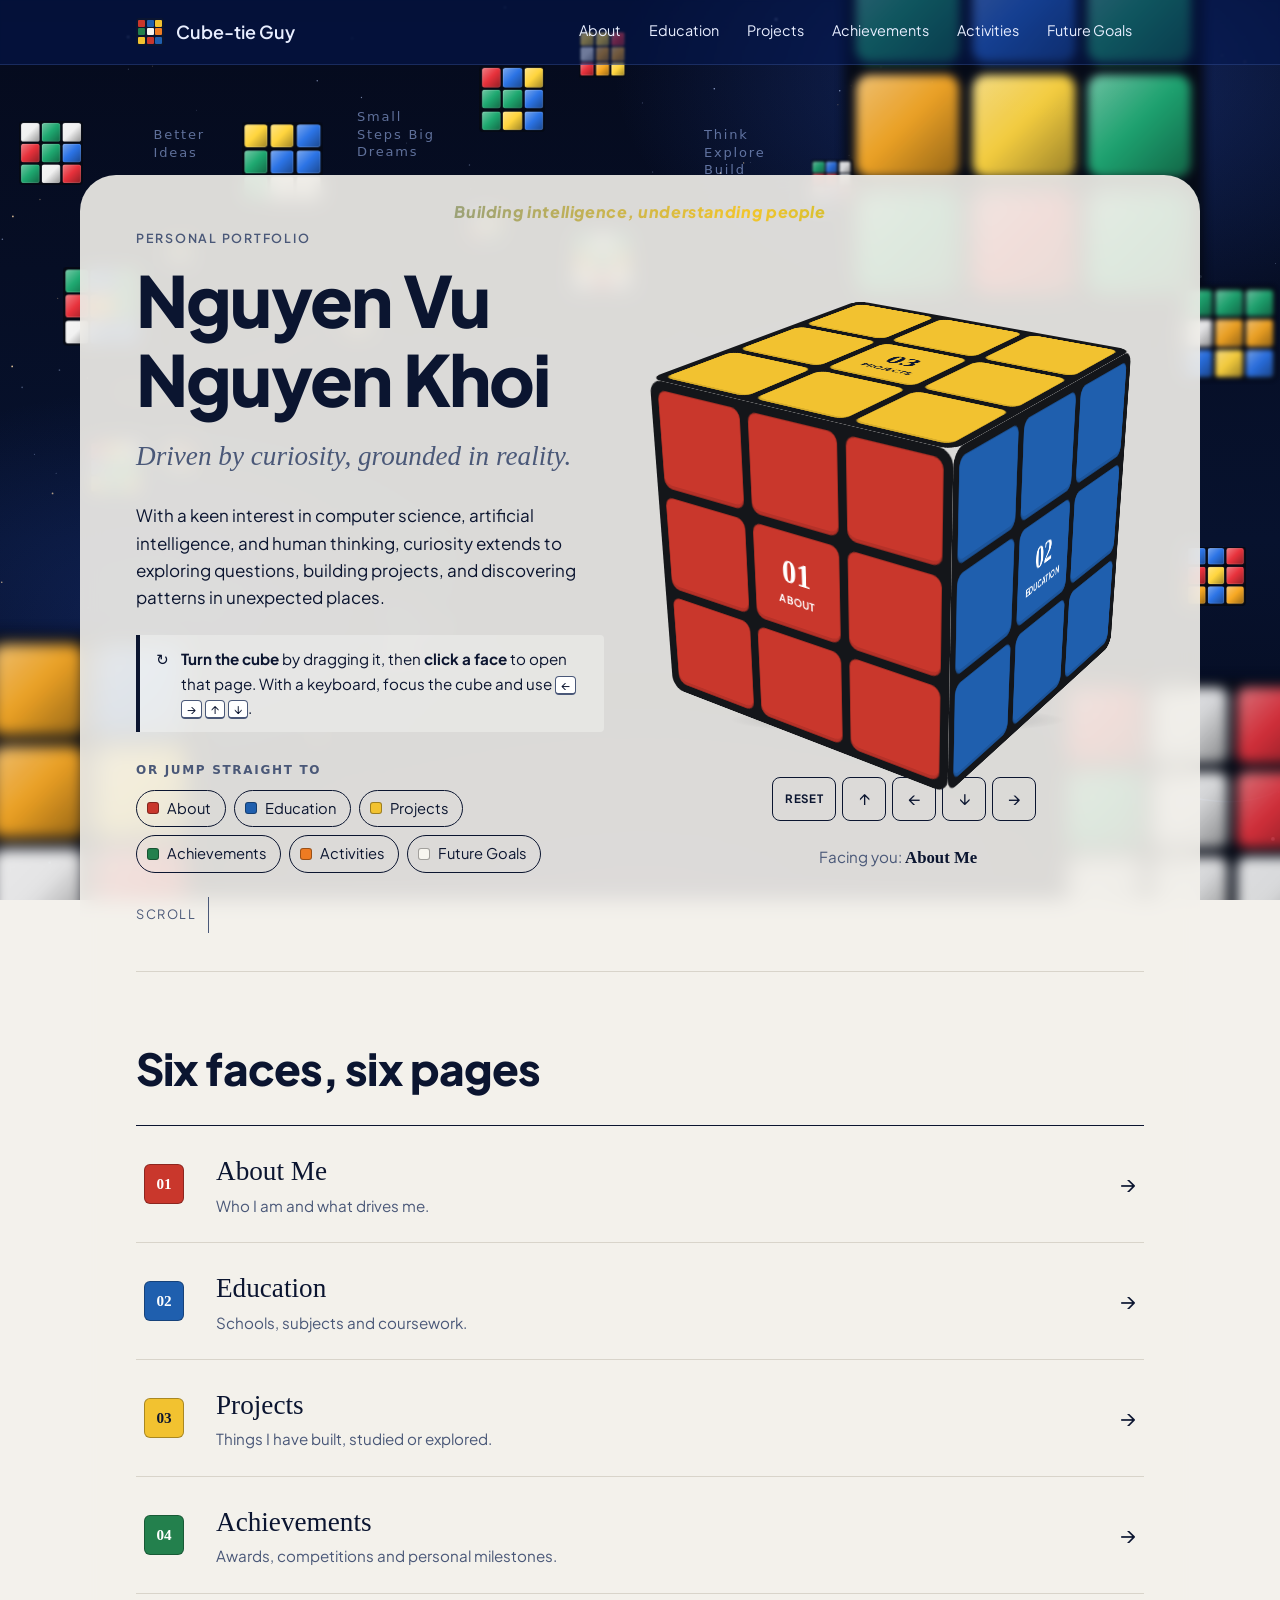
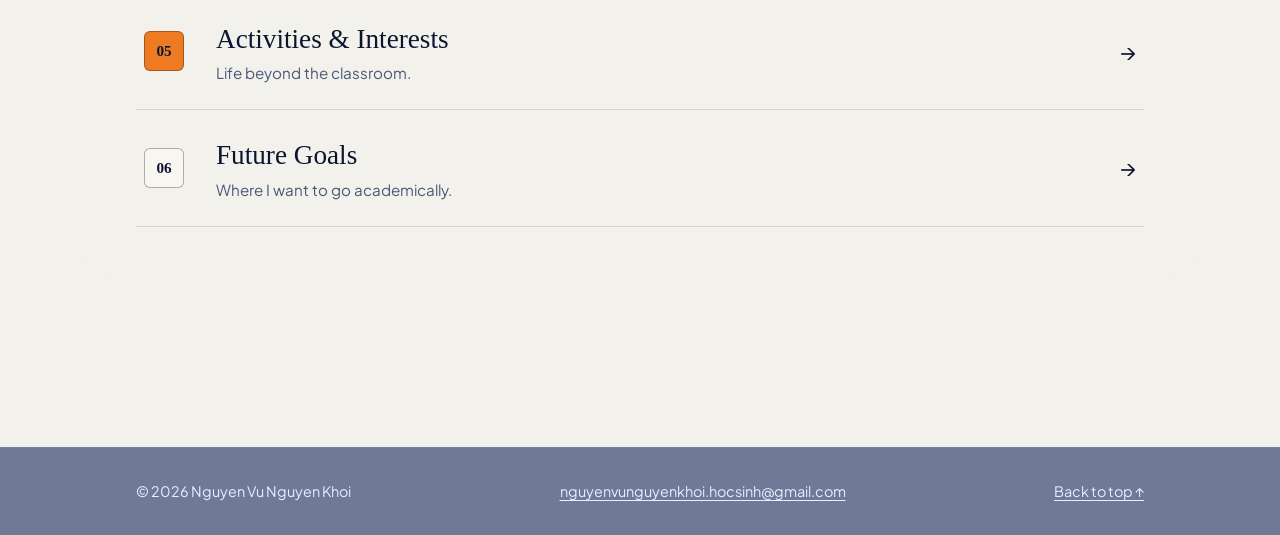
<file: index.html>
<!DOCTYPE html>
<html lang="en">
<head>
  <meta charset="utf-8">
  <meta name="viewport" content="width=device-width, initial-scale=1">
  <title>Cube-tie Guy — Portfolio</title>
  <meta name="description" content="Personal portfolio: about, education, projects, achievements, activities and future goals.">
  <meta name="theme-color" content="#f3f1ec">
  <link rel="icon" href="assets/favicon.svg" type="image/svg+xml">
  <link href="https://fonts.googleapis.com/css2?family=Plus+Jakarta+Sans:wght@400;500;700;800&display=swap" rel="stylesheet">
  <link rel="stylesheet" href="css/styles.css">
  <link rel="stylesheet" href="css/styles.css">
  <link rel="stylesheet" href="css/cube-bg.css">
</head>
<body data-page="home" id="top">
  <div id="cube-bg" aria-hidden="true">
  <canvas id="stars"></canvas>

  <svg class="orbits" viewBox="0 0 1600 900" preserveAspectRatio="none">
    <defs>
      <linearGradient id="og1" x1="0" x2="1"><stop offset="0" stop-color="#ffb43a" stop-opacity=".9"/><stop offset="1" stop-color="#4f8dff" stop-opacity="0"/></linearGradient>
      <linearGradient id="og2" x1="0" x2="1"><stop offset="0" stop-color="#4f8dff" stop-opacity="0"/><stop offset=".6" stop-color="#6fa6ff" stop-opacity=".8"/><stop offset="1" stop-color="#4f8dff" stop-opacity="0"/></linearGradient>
    </defs>
    <g fill="none" stroke-width="1.5">
      <ellipse cx="330" cy="260" rx="260" ry="95" transform="rotate(-22 330 260)" stroke="url(#og1)" stroke-dasharray="520 700"/>
      <ellipse cx="900" cy="250" rx="330" ry="110" transform="rotate(-12 900 250)" stroke="url(#og2)" stroke-dasharray="620 900"/>
      <ellipse cx="1400" cy="640" rx="260" ry="120" transform="rotate(28 1400 640)" stroke="url(#og2)" stroke-dasharray="500 800"/>
      <ellipse cx="200" cy="520" rx="300" ry="70" transform="rotate(6 200 520)" stroke="url(#og1)" stroke-opacity=".5" stroke-dasharray="380 900"/>
    </g>
  </svg>

  <div id="cubes"></div>

  <p class="cbg-tag" style="left:12%;top:14%">Better Ideas</p>
  <p class="cbg-tag" style="left:55%;top:14%">Think Explore Build</p>
  <p class="cbg-tag" style="left:30%;top:67%">More Context Less Misinformation</p>
  <p class="cbg-tag" style="right:65%;top:12%">Small Steps Big Dreams</p>
  <p class="cbg-tag" style="right:25%;top:75%;max-width:none">What if …?</p>
</div>
  <a class="skip-link" href="#main">Skip to main content</a>

  <header class="site-header" id="site-header"></header>

  <main id="main">
    <div class="wrap">
      <section class="home-hero" aria-labelledby="home-title">
          <p class="home-motto">
    Building intelligence, understanding people
  </p>
        <div class="home-copy">
          <p class="eyebrow">Personal portfolio</p>
          <h1 id="home-title"><span data-bind="site.name">[YOUR NAME]</span></h1>
          <p class="tagline" data-bind="site.tagline">[YOUR TAGLINE]</p>
          <p class="intro" data-bind="site.intro">[YOUR INTRODUCTION]</p>

          <p class="hint">
            <span aria-hidden="true">↻</span>
            <span><strong>Turn the cube</strong> by dragging it, then <strong>click a face</strong> to open that page.
            With a keyboard, focus the cube and use <kbd>←</kbd> <kbd>→</kbd> <kbd>↑</kbd> <kbd>↓</kbd>.</span>
          </p>

          <nav class="quick-nav" aria-labelledby="quick-nav-title">
            <h2 id="quick-nav-title">Or jump straight to</h2>
            <ul id="quick-nav-list">
              <noscript>
                <li><a href="about.html">About</a></li>
                <li><a href="education.html">Education</a></li>
                <li><a href="projects.html">Projects</a></li>
                <li><a href="achievements.html">Achievements</a></li>
                <li><a href="activities.html">Activities</a></li>
                <li><a href="goals.html">Future Goals</a></li>
              </noscript>
            </ul>
          </nav>

          <a class="scroll-cue" href="#faces">Scroll</a>
        </div>

        <div class="home-stage">
          <div class="cube-scene" id="cube-scene" role="group" tabindex="0"
               aria-label="Interactive cube. Each face opens a section of the portfolio. Use the arrow keys to turn it and Enter to open the face in front."></div>

          <div class="cube-controls" role="group" aria-label="Cube rotation controls">
            <button type="button" data-cube-dir="reset" aria-label="Reset cube view">Reset</button>
            <button type="button" data-cube-dir="up" aria-label="Rotate cube up"><span aria-hidden="true">↑</span></button>
            <button type="button" data-cube-dir="left" aria-label="Rotate cube left"><span aria-hidden="true">←</span></button>
            <button type="button" data-cube-dir="down" aria-label="Rotate cube down"><span aria-hidden="true">↓</span></button>
            <button type="button" data-cube-dir="right" aria-label="Rotate cube right"><span aria-hidden="true">→</span></button>
          </div>

          <p class="cube-status" id="cube-status"></p>
          <p class="sr-only" id="cube-live" aria-live="polite"></p>
          <noscript><p class="no-js-note">The interactive cube needs JavaScript. The links above still take you to every section.</p></noscript>
        </div>
      </section>

      <section class="index-section" id="faces" aria-labelledby="faces-title">
        <h2 id="faces-title">Six faces, six pages</h2>
        <ul class="index-list" id="index-list"></ul>
      </section>
    </div>
  </main>

  <footer class="site-footer" id="site-footer"></footer>

  <script src="js/cube-bg.js"></script>
  <script src="js/content.js"></script>
  <script src="js/site.js"></script>
  <script src="js/home.js"></script>
  <script src="js/cube.js"></script>
</body>
</html>
</file>
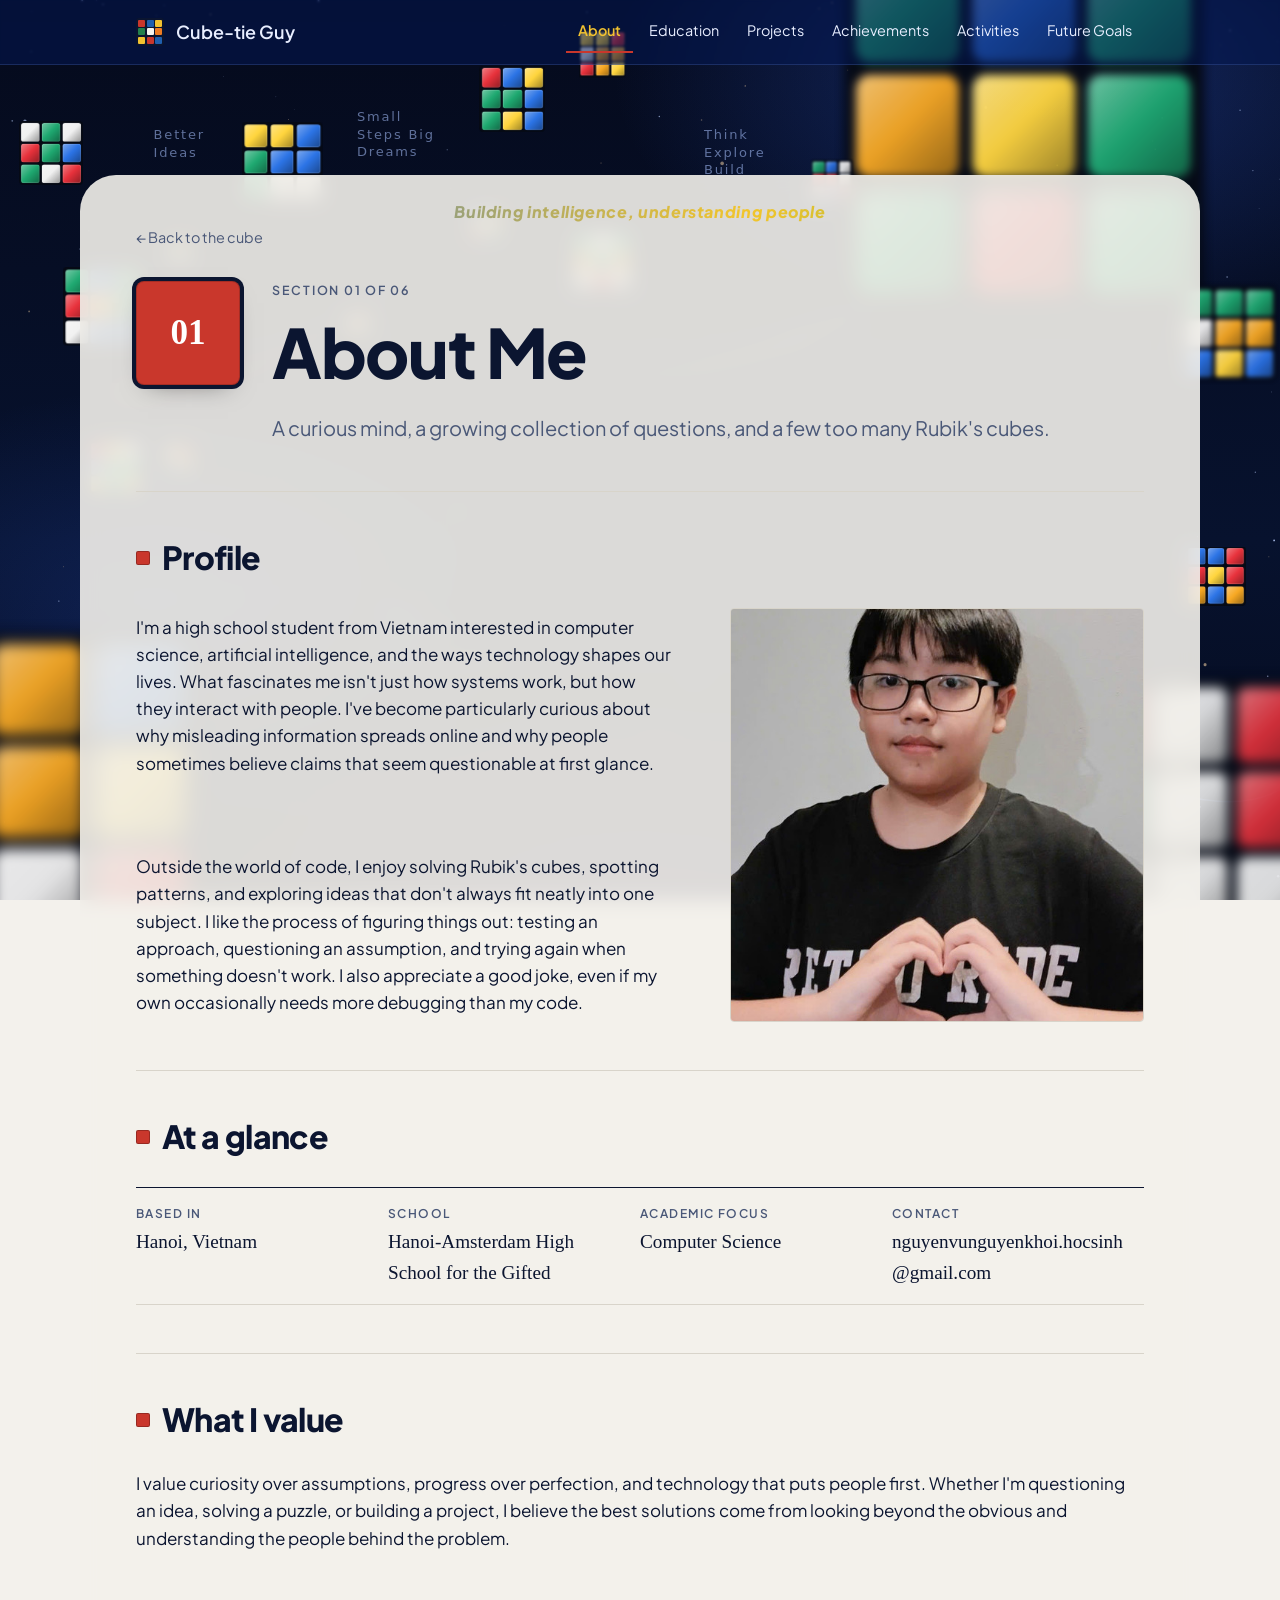
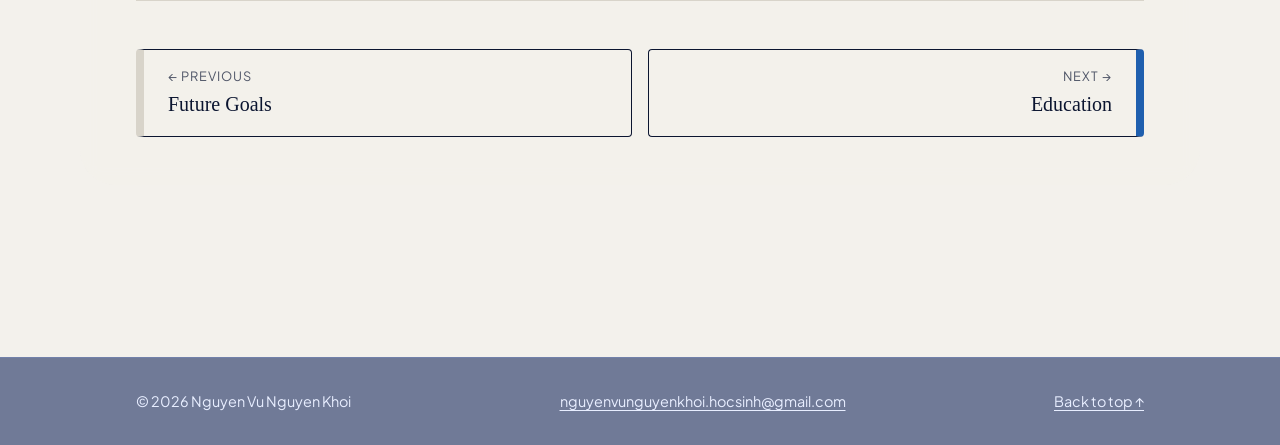
<file: about.html>
<!DOCTYPE html>
<html lang="en">
<head>
  <meta charset="utf-8">
  <meta name="viewport" content="width=device-width, initial-scale=1">
  <title>Portfolio</title>
  <meta name="theme-color" content="#f3f1ec">
  <link rel="icon" href="assets/favicon.svg" type="image/svg+xml">
  <link href="https://fonts.googleapis.com/css2?family=Plus+Jakarta+Sans:wght@400;500;700;800&display=swap" rel="stylesheet">
  <link rel="stylesheet" href="css/styles.css">
  <link rel="stylesheet" href="css/cube-bg.css">
</head>
<body data-page="about" id="top">
  <div id="cube-bg" aria-hidden="true">
  <canvas id="stars"></canvas>

  <svg class="orbits" viewBox="0 0 1600 900" preserveAspectRatio="none">
    <defs>
      <linearGradient id="og1" x1="0" x2="1"><stop offset="0" stop-color="#ffb43a" stop-opacity=".9"/><stop offset="1" stop-color="#4f8dff" stop-opacity="0"/></linearGradient>
      <linearGradient id="og2" x1="0" x2="1"><stop offset="0" stop-color="#4f8dff" stop-opacity="0"/><stop offset=".6" stop-color="#6fa6ff" stop-opacity=".8"/><stop offset="1" stop-color="#4f8dff" stop-opacity="0"/></linearGradient>
    </defs>
    <g fill="none" stroke-width="1.5">
      <ellipse cx="330" cy="260" rx="260" ry="95" transform="rotate(-22 330 260)" stroke="url(#og1)" stroke-dasharray="520 700"/>
      <ellipse cx="900" cy="250" rx="330" ry="110" transform="rotate(-12 900 250)" stroke="url(#og2)" stroke-dasharray="620 900"/>
      <ellipse cx="1400" cy="640" rx="260" ry="120" transform="rotate(28 1400 640)" stroke="url(#og2)" stroke-dasharray="500 800"/>
      <ellipse cx="200" cy="520" rx="300" ry="70" transform="rotate(6 200 520)" stroke="url(#og1)" stroke-opacity=".5" stroke-dasharray="380 900"/>
    </g>
  </svg>

  <div id="cubes"></div>

  <p class="cbg-tag" style="left:12%;top:14%">Better Ideas</p>
  <p class="cbg-tag" style="left:55%;top:14%">Think Explore Build</p>
  <p class="cbg-tag" style="left:30%;top:67%">More Context Less Misinformation</p>
  <p class="cbg-tag" style="right:65%;top:12%">Small Steps Big Dreams</p>
  <p class="cbg-tag" style="right:25%;top:75%;max-width:none">What if …?</p>
</div>
  <a class="skip-link" href="#content">Skip to main content</a>
  <header class="site-header" id="site-header"></header>

  <main>
    <p class="home-motto">Building intelligence, understanding people</p>
    <noscript><div class="wrap"><p class="no-js-note">This page's content is loaded with JavaScript. Please enable it, or open <a href="index.html">the homepage</a>.</p></div></noscript>
    <div class="content" id="content"></div>
  </main>

  <footer class="site-footer" id="site-footer"></footer>

 
<script src="js/cube-bg.js"></script>
<script src="js/content.js"></script>
<script src="js/site.js"></script>
<script src="js/render.js"></script>
</body>
</html>
</file>
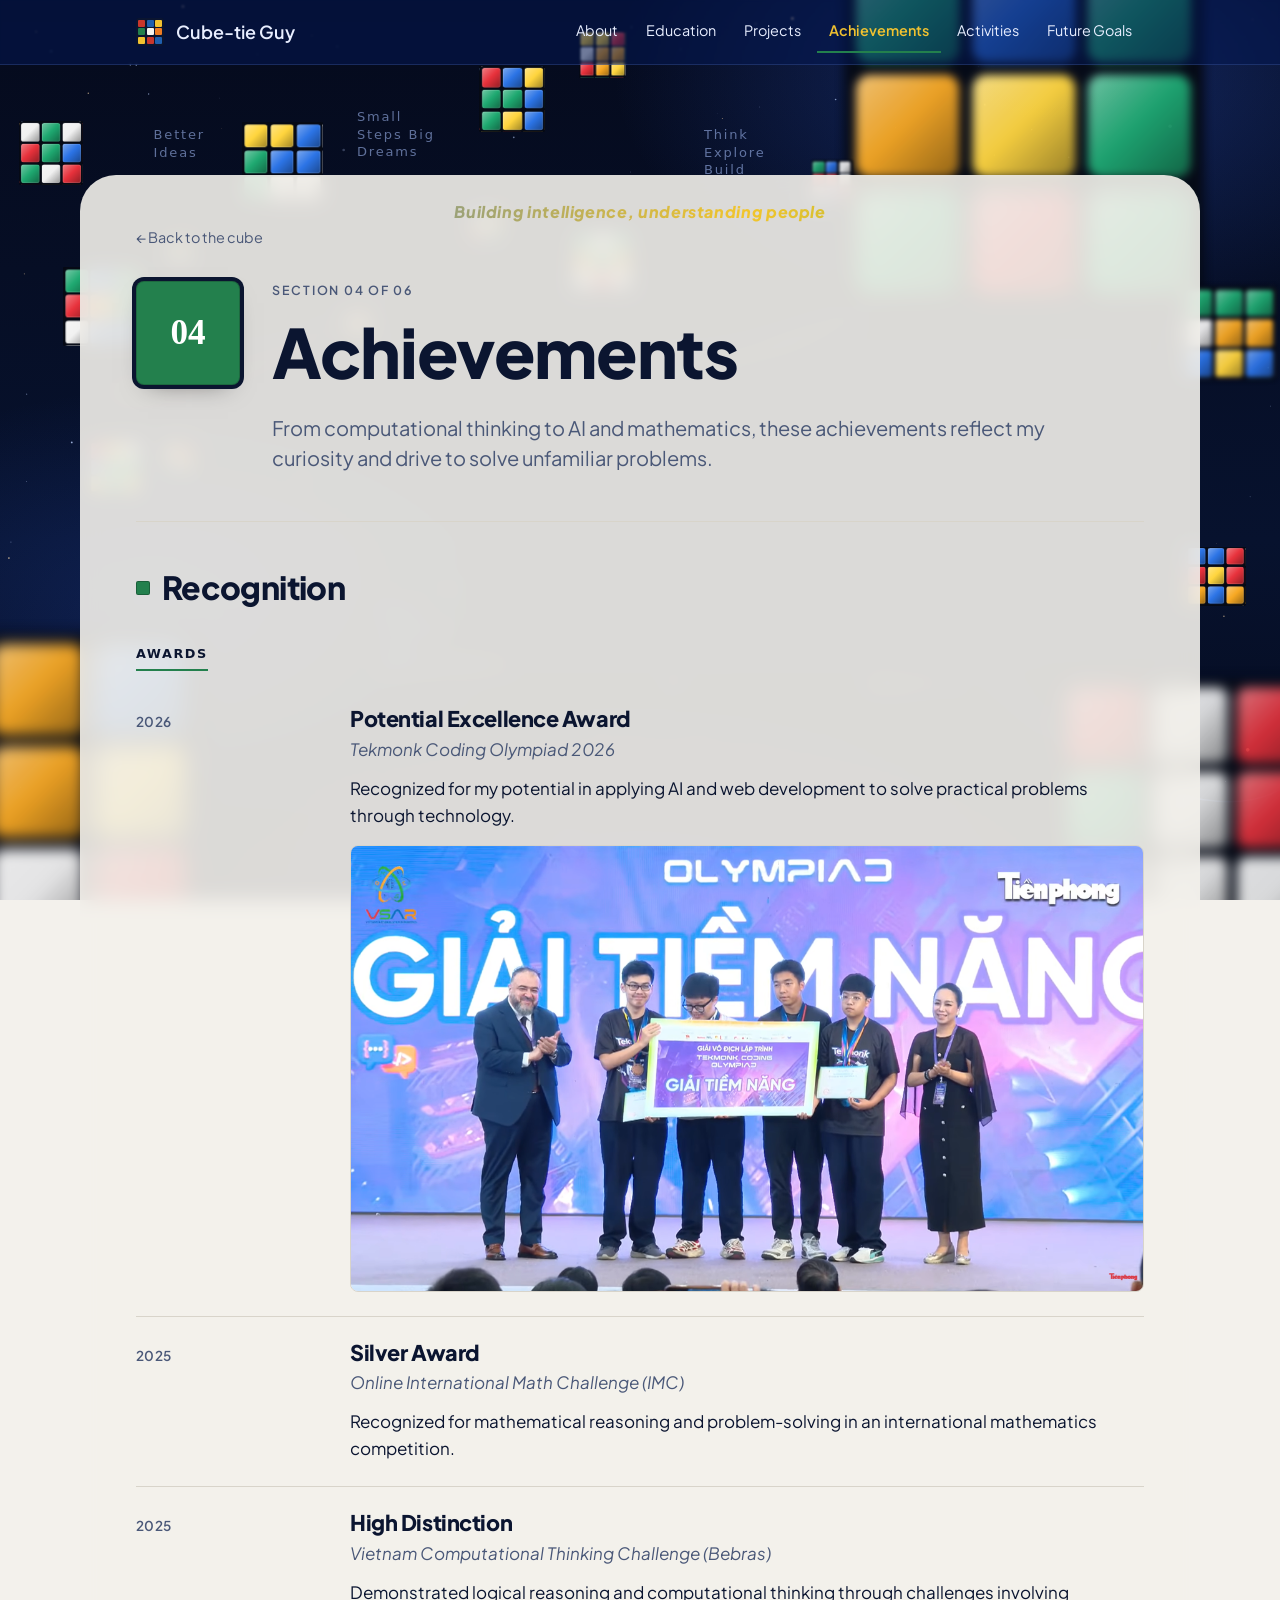
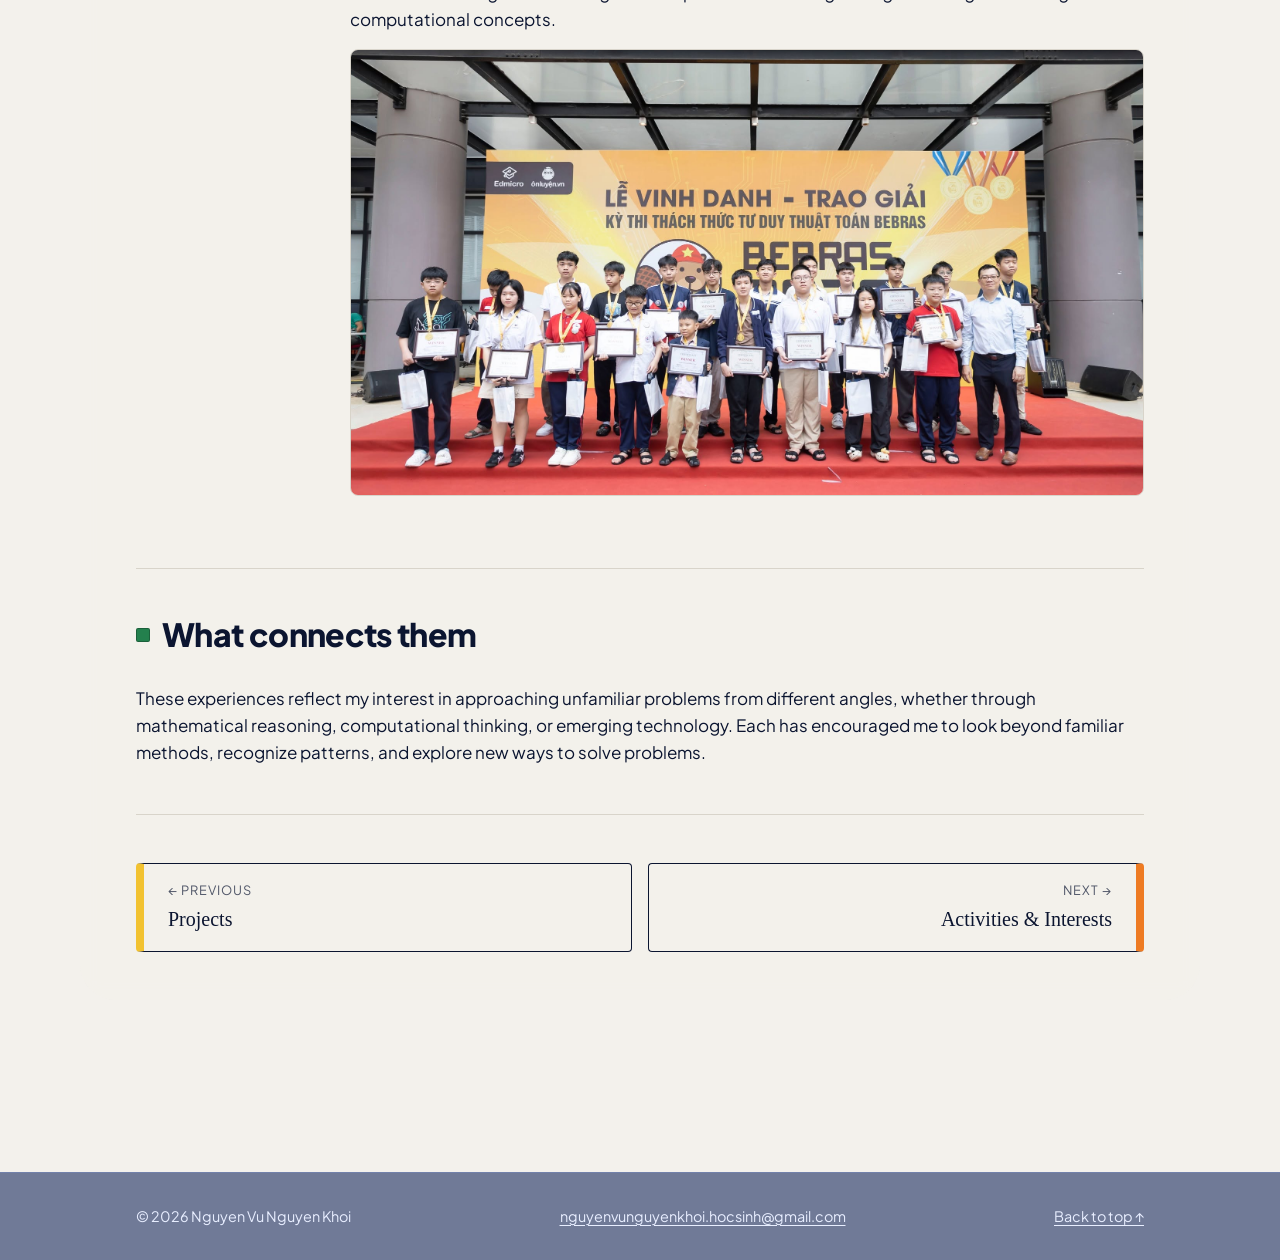
<file: achievements.html>
<!DOCTYPE html>
<html lang="en">
<head>
  <meta charset="utf-8">
  <meta name="viewport" content="width=device-width, initial-scale=1">
  <title>Portfolio</title>
  <meta name="theme-color" content="#f3f1ec">
  <link rel="icon" href="assets/favicon.svg" type="image/svg+xml">
  <link href="https://fonts.googleapis.com/css2?family=Plus+Jakarta+Sans:wght@400;500;700;800&display=swap" rel="stylesheet">
  <link rel="stylesheet" href="css/styles.css">
  <link rel="stylesheet" href="css/styles.css">
  <link rel="stylesheet" href="css/cube-bg.css">
</head>
<body data-page="achievements" id="top">
  <div id="cube-bg" aria-hidden="true">
  <canvas id="stars"></canvas>

  <svg class="orbits" viewBox="0 0 1600 900" preserveAspectRatio="none">
    <defs>
      <linearGradient id="og1" x1="0" x2="1"><stop offset="0" stop-color="#ffb43a" stop-opacity=".9"/><stop offset="1" stop-color="#4f8dff" stop-opacity="0"/></linearGradient>
      <linearGradient id="og2" x1="0" x2="1"><stop offset="0" stop-color="#4f8dff" stop-opacity="0"/><stop offset=".6" stop-color="#6fa6ff" stop-opacity=".8"/><stop offset="1" stop-color="#4f8dff" stop-opacity="0"/></linearGradient>
    </defs>
    <g fill="none" stroke-width="1.5">
      <ellipse cx="330" cy="260" rx="260" ry="95" transform="rotate(-22 330 260)" stroke="url(#og1)" stroke-dasharray="520 700"/>
      <ellipse cx="900" cy="250" rx="330" ry="110" transform="rotate(-12 900 250)" stroke="url(#og2)" stroke-dasharray="620 900"/>
      <ellipse cx="1400" cy="640" rx="260" ry="120" transform="rotate(28 1400 640)" stroke="url(#og2)" stroke-dasharray="500 800"/>
      <ellipse cx="200" cy="520" rx="300" ry="70" transform="rotate(6 200 520)" stroke="url(#og1)" stroke-opacity=".5" stroke-dasharray="380 900"/>
    </g>
  </svg>

  <div id="cubes"></div>

  <p class="cbg-tag" style="left:12%;top:14%">Better Ideas</p>
  <p class="cbg-tag" style="left:55%;top:14%">Think Explore Build</p>
  <p class="cbg-tag" style="left:30%;top:67%">More Context Less Misinformation</p>
  <p class="cbg-tag" style="right:65%;top:12%">Small Steps Big Dreams</p>
  <p class="cbg-tag" style="right:25%;top:75%;max-width:none">What if …?</p>
</div>
  <a class="skip-link" href="#content">Skip to main content</a>
  <header class="site-header" id="site-header"></header>

  <main>
    <p class="home-motto">Building intelligence, understanding people</p>
    <noscript><div class="wrap"><p class="no-js-note">This page's content is loaded with JavaScript. Please enable it, or open <a href="index.html">the homepage</a>.</p></div></noscript>
    <div class="content" id="content"></div>
  </main>

  <footer class="site-footer" id="site-footer"></footer>

  <script src="js/cube-bg.js"></script>
  <script src="js/content.js"></script>
  <script src="js/site.js"></script>
  <script src="js/render.js"></script>
</body>
</html>
</file>
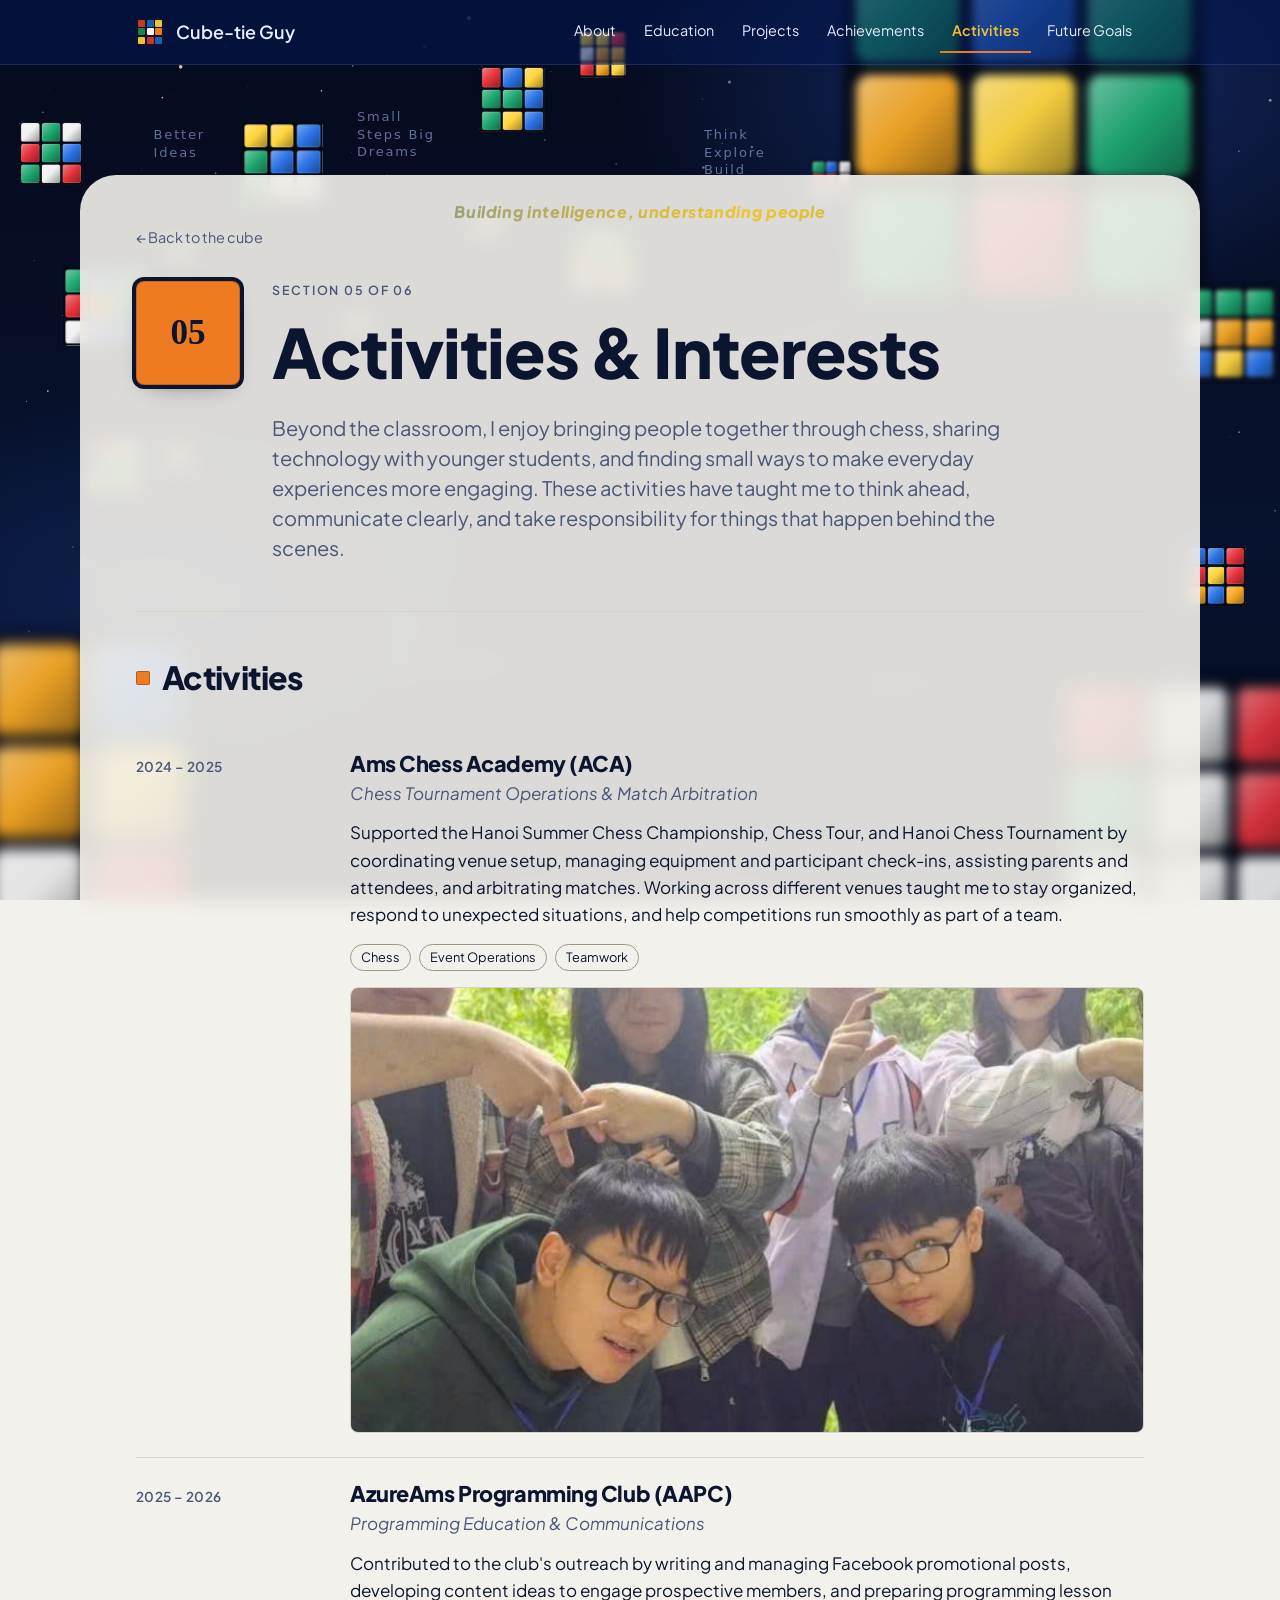
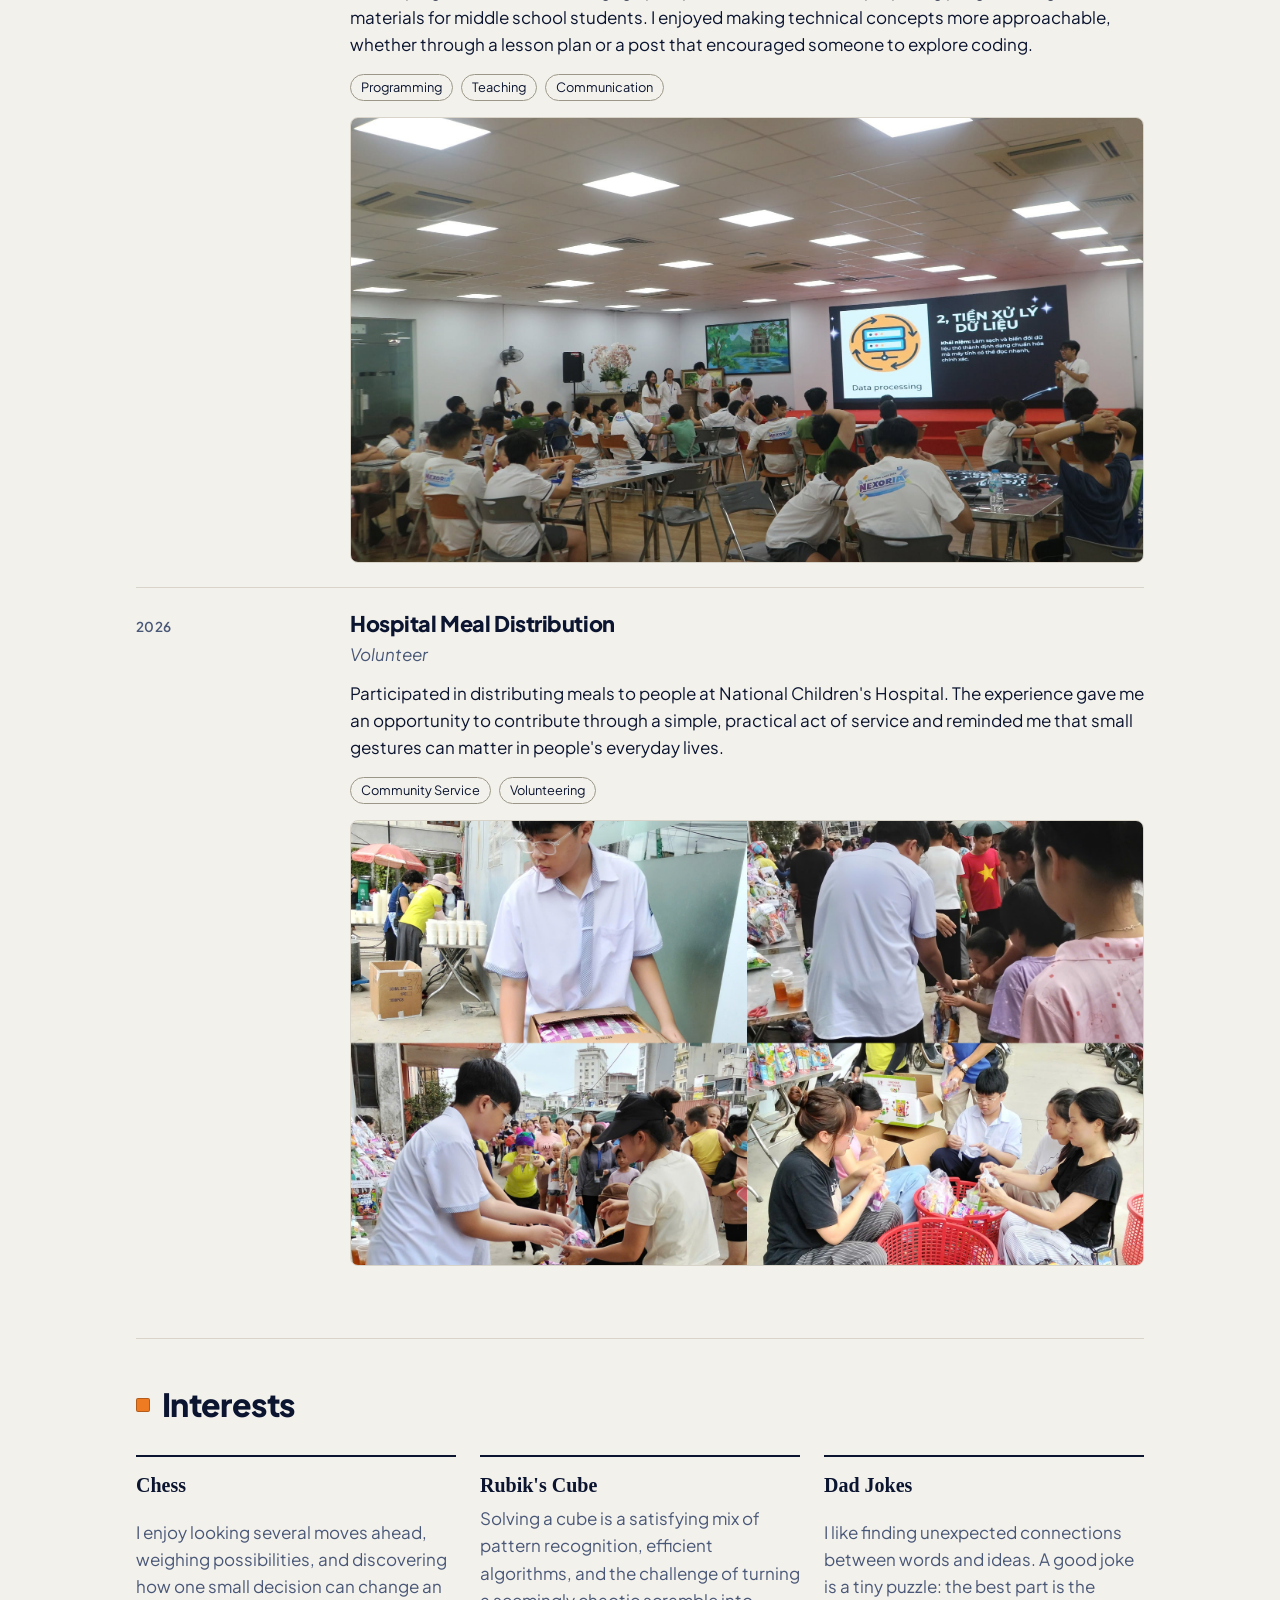
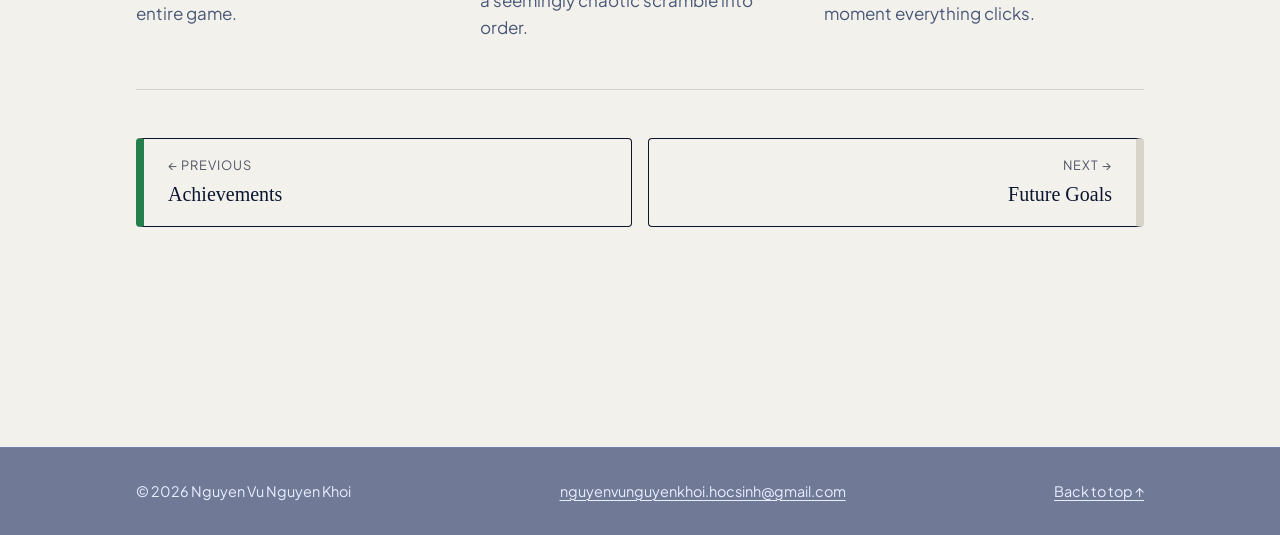
<file: activities.html>
<!DOCTYPE html>
<html lang="en">
<head>
  <meta charset="utf-8">
  <meta name="viewport" content="width=device-width, initial-scale=1">
  <title>Portfolio</title>
  <meta name="theme-color" content="#f3f1ec">
  <link rel="icon" href="assets/favicon.svg" type="image/svg+xml">
  <link href="https://fonts.googleapis.com/css2?family=Plus+Jakarta+Sans:wght@400;500;700;800&display=swap" rel="stylesheet">
  <link rel="stylesheet" href="css/styles.css">
  <link rel="stylesheet" href="css/styles.css">
  <link rel="stylesheet" href="css/cube-bg.css">
</head>
<body data-page="activities" id="top">
  <div id="cube-bg" aria-hidden="true">
  <canvas id="stars"></canvas>

  <svg class="orbits" viewBox="0 0 1600 900" preserveAspectRatio="none">
    <defs>
      <linearGradient id="og1" x1="0" x2="1"><stop offset="0" stop-color="#ffb43a" stop-opacity=".9"/><stop offset="1" stop-color="#4f8dff" stop-opacity="0"/></linearGradient>
      <linearGradient id="og2" x1="0" x2="1"><stop offset="0" stop-color="#4f8dff" stop-opacity="0"/><stop offset=".6" stop-color="#6fa6ff" stop-opacity=".8"/><stop offset="1" stop-color="#4f8dff" stop-opacity="0"/></linearGradient>
    </defs>
    <g fill="none" stroke-width="1.5">
      <ellipse cx="330" cy="260" rx="260" ry="95" transform="rotate(-22 330 260)" stroke="url(#og1)" stroke-dasharray="520 700"/>
      <ellipse cx="900" cy="250" rx="330" ry="110" transform="rotate(-12 900 250)" stroke="url(#og2)" stroke-dasharray="620 900"/>
      <ellipse cx="1400" cy="640" rx="260" ry="120" transform="rotate(28 1400 640)" stroke="url(#og2)" stroke-dasharray="500 800"/>
      <ellipse cx="200" cy="520" rx="300" ry="70" transform="rotate(6 200 520)" stroke="url(#og1)" stroke-opacity=".5" stroke-dasharray="380 900"/>
    </g>
  </svg>

  <div id="cubes"></div>

  <p class="cbg-tag" style="left:12%;top:14%">Better Ideas</p>
  <p class="cbg-tag" style="left:55%;top:14%">Think Explore Build</p>
  <p class="cbg-tag" style="left:30%;top:67%">More Context Less Misinformation</p>
  <p class="cbg-tag" style="right:65%;top:12%">Small Steps Big Dreams</p>
  <p class="cbg-tag" style="right:25%;top:75%;max-width:none">What if …?</p>
</div>
  <a class="skip-link" href="#content">Skip to main content</a>
  <header class="site-header" id="site-header"></header>

  <main>
    <p class="home-motto">Building intelligence, understanding people</p>
    <noscript><div class="wrap"><p class="no-js-note">This page's content is loaded with JavaScript. Please enable it, or open <a href="index.html">the homepage</a>.</p></div></noscript>
    <div class="content" id="content"></div>
  </main>

  <footer class="site-footer" id="site-footer"></footer>

  <script src="js/cube-bg.js"></script>
  <script src="js/content.js"></script>
  <script src="js/site.js"></script>
  <script src="js/render.js"></script>
</body>
</html>
</file>
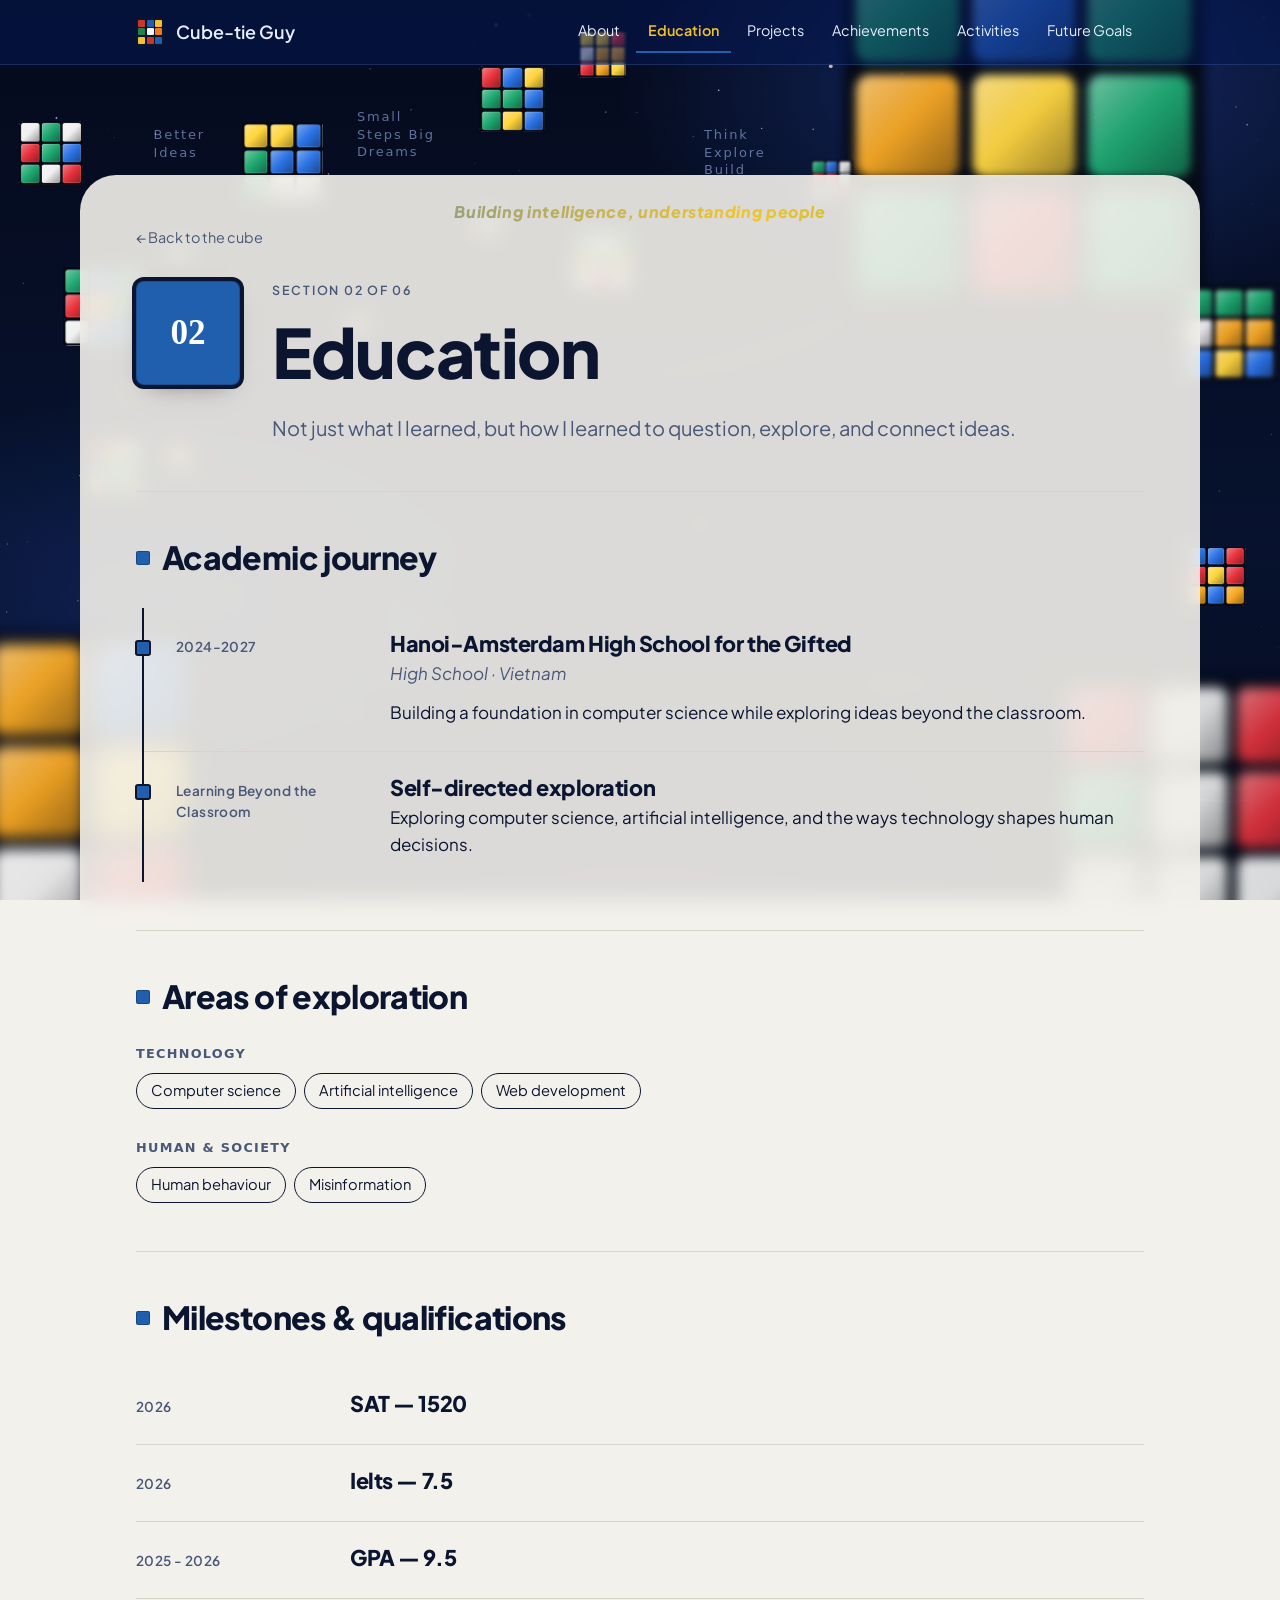
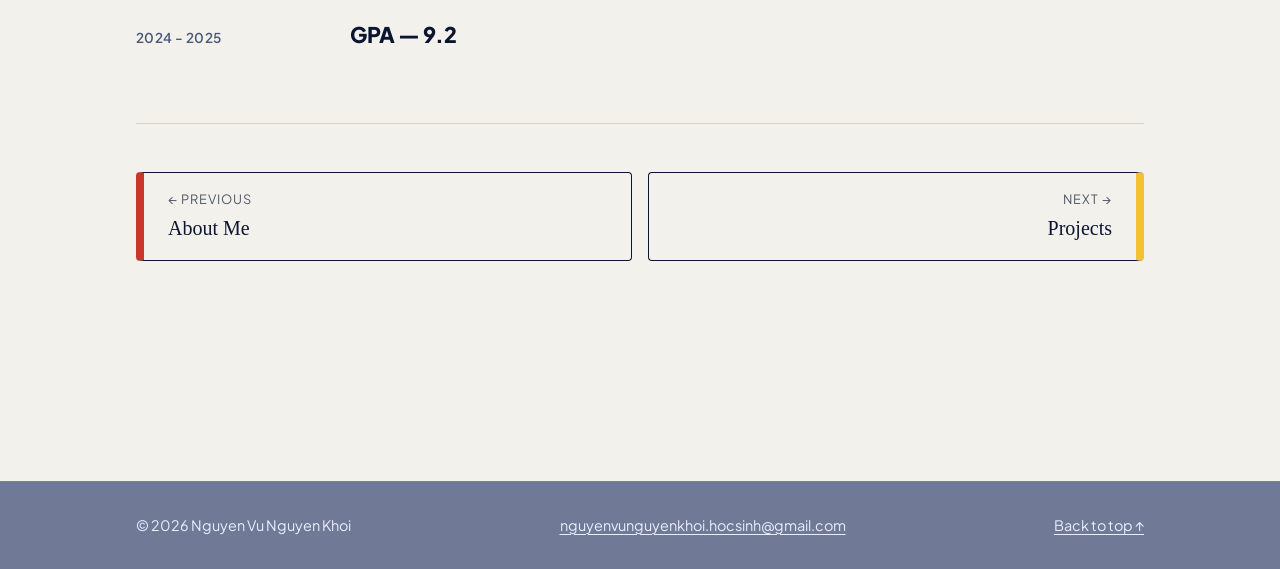
<file: education.html>
<!DOCTYPE html>
<html lang="en">
<head>
  <meta charset="utf-8">
  <meta name="viewport" content="width=device-width, initial-scale=1">
  <title>Portfolio</title>
  <meta name="theme-color" content="#f3f1ec">
  <link rel="icon" href="assets/favicon.svg" type="image/svg+xml">
  <link href="https://fonts.googleapis.com/css2?family=Plus+Jakarta+Sans:wght@400;500;700;800&display=swap" rel="stylesheet">
  <link rel="stylesheet" href="css/styles.css">
  <link rel="stylesheet" href="css/styles.css">
  <link rel="stylesheet" href="css/cube-bg.css">
</head>
<body data-page="education" id="top">
  <div id="cube-bg" aria-hidden="true">
  <canvas id="stars"></canvas>

  <svg class="orbits" viewBox="0 0 1600 900" preserveAspectRatio="none">
    <defs>
      <linearGradient id="og1" x1="0" x2="1"><stop offset="0" stop-color="#ffb43a" stop-opacity=".9"/><stop offset="1" stop-color="#4f8dff" stop-opacity="0"/></linearGradient>
      <linearGradient id="og2" x1="0" x2="1"><stop offset="0" stop-color="#4f8dff" stop-opacity="0"/><stop offset=".6" stop-color="#6fa6ff" stop-opacity=".8"/><stop offset="1" stop-color="#4f8dff" stop-opacity="0"/></linearGradient>
    </defs>
    <g fill="none" stroke-width="1.5">
      <ellipse cx="330" cy="260" rx="260" ry="95" transform="rotate(-22 330 260)" stroke="url(#og1)" stroke-dasharray="520 700"/>
      <ellipse cx="900" cy="250" rx="330" ry="110" transform="rotate(-12 900 250)" stroke="url(#og2)" stroke-dasharray="620 900"/>
      <ellipse cx="1400" cy="640" rx="260" ry="120" transform="rotate(28 1400 640)" stroke="url(#og2)" stroke-dasharray="500 800"/>
      <ellipse cx="200" cy="520" rx="300" ry="70" transform="rotate(6 200 520)" stroke="url(#og1)" stroke-opacity=".5" stroke-dasharray="380 900"/>
    </g>
  </svg>

  <div id="cubes"></div>

  <p class="cbg-tag" style="left:12%;top:14%">Better Ideas</p>
  <p class="cbg-tag" style="left:55%;top:14%">Think Explore Build</p>
  <p class="cbg-tag" style="left:30%;top:67%">More Context Less Misinformation</p>
  <p class="cbg-tag" style="right:65%;top:12%">Small Steps Big Dreams</p>
  <p class="cbg-tag" style="right:25%;top:75%;max-width:none">What if …?</p>
</div>
  <a class="skip-link" href="#content">Skip to main content</a>
  <header class="site-header" id="site-header"></header>

  <main>
    <p class="home-motto">Building intelligence, understanding people</p>
    <noscript><div class="wrap"><p class="no-js-note">This page's content is loaded with JavaScript. Please enable it, or open <a href="index.html">the homepage</a>.</p></div></noscript>
    <div class="content" id="content"></div>
  </main>

  <footer class="site-footer" id="site-footer"></footer>

  <script src="js/cube-bg.js"></script>
  <script src="js/content.js"></script>
  <script src="js/site.js"></script>
  <script src="js/render.js"></script>
</body>
</html>
</file>
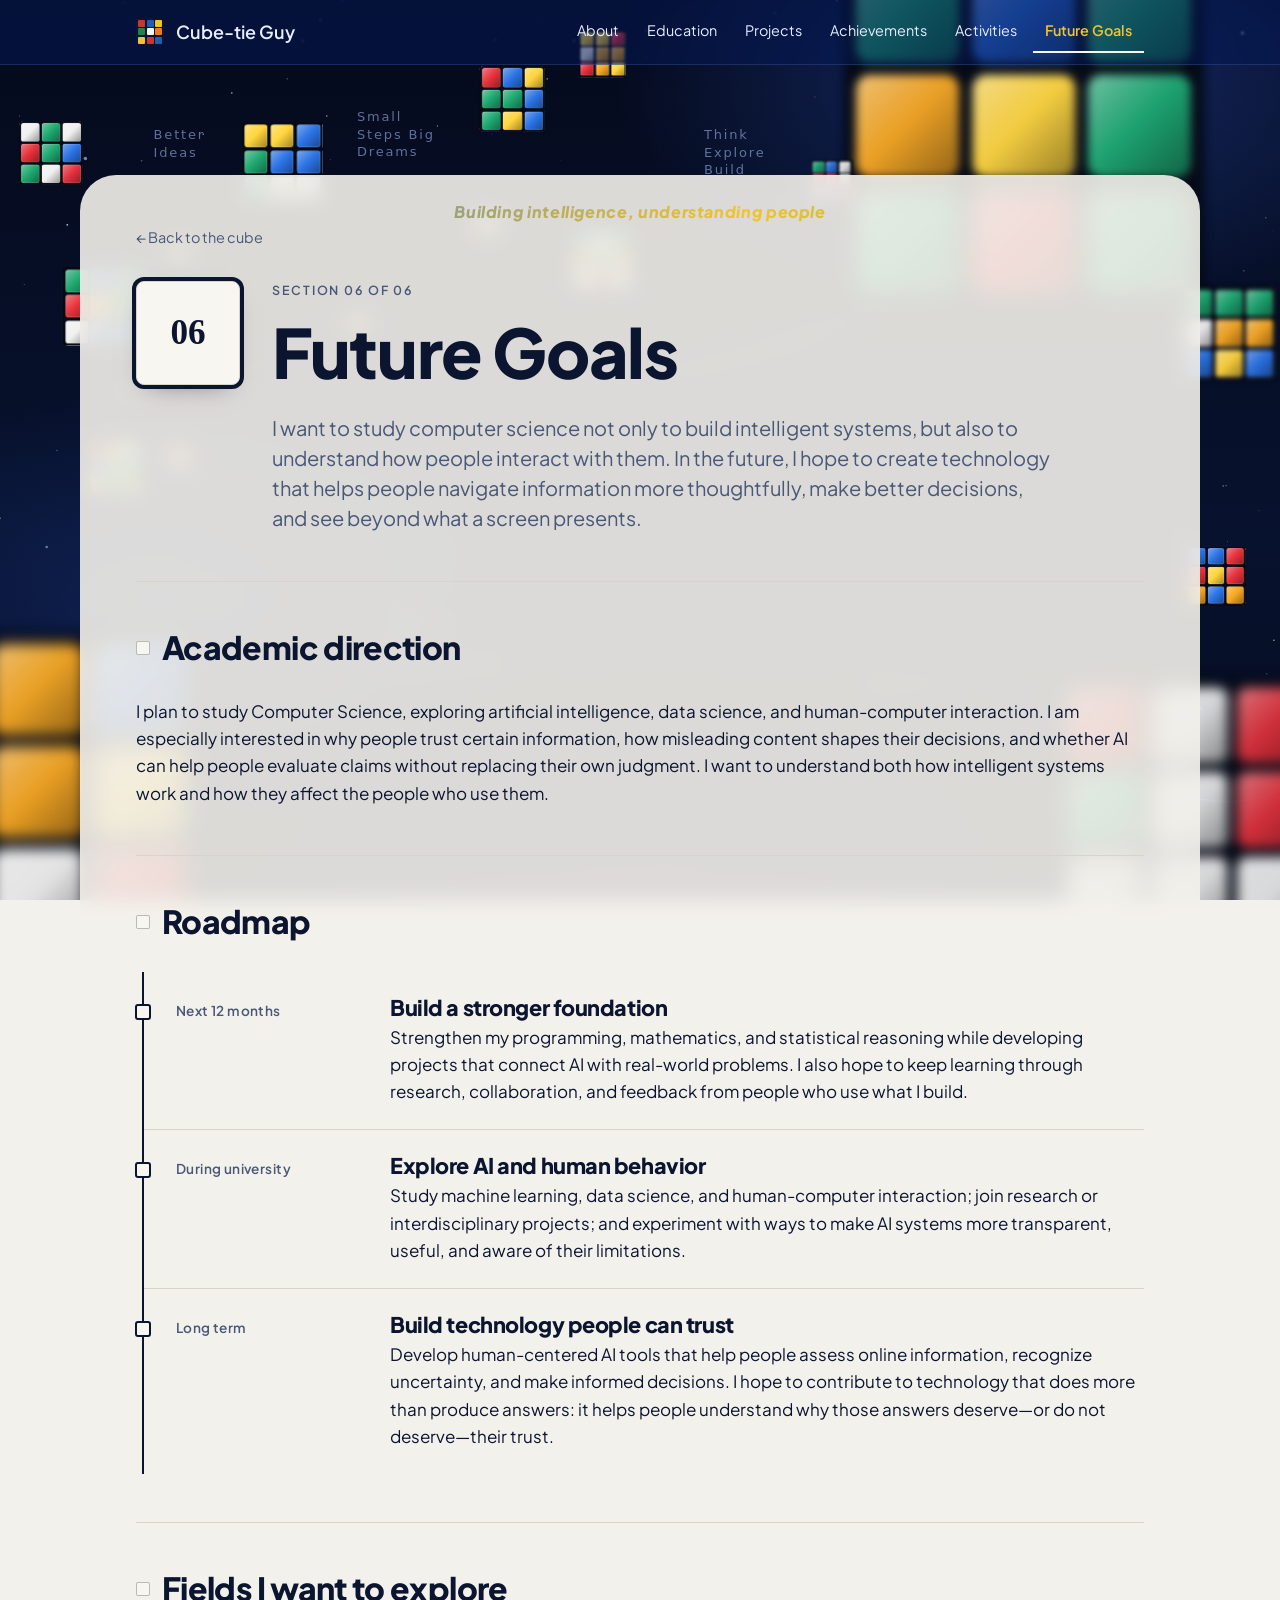
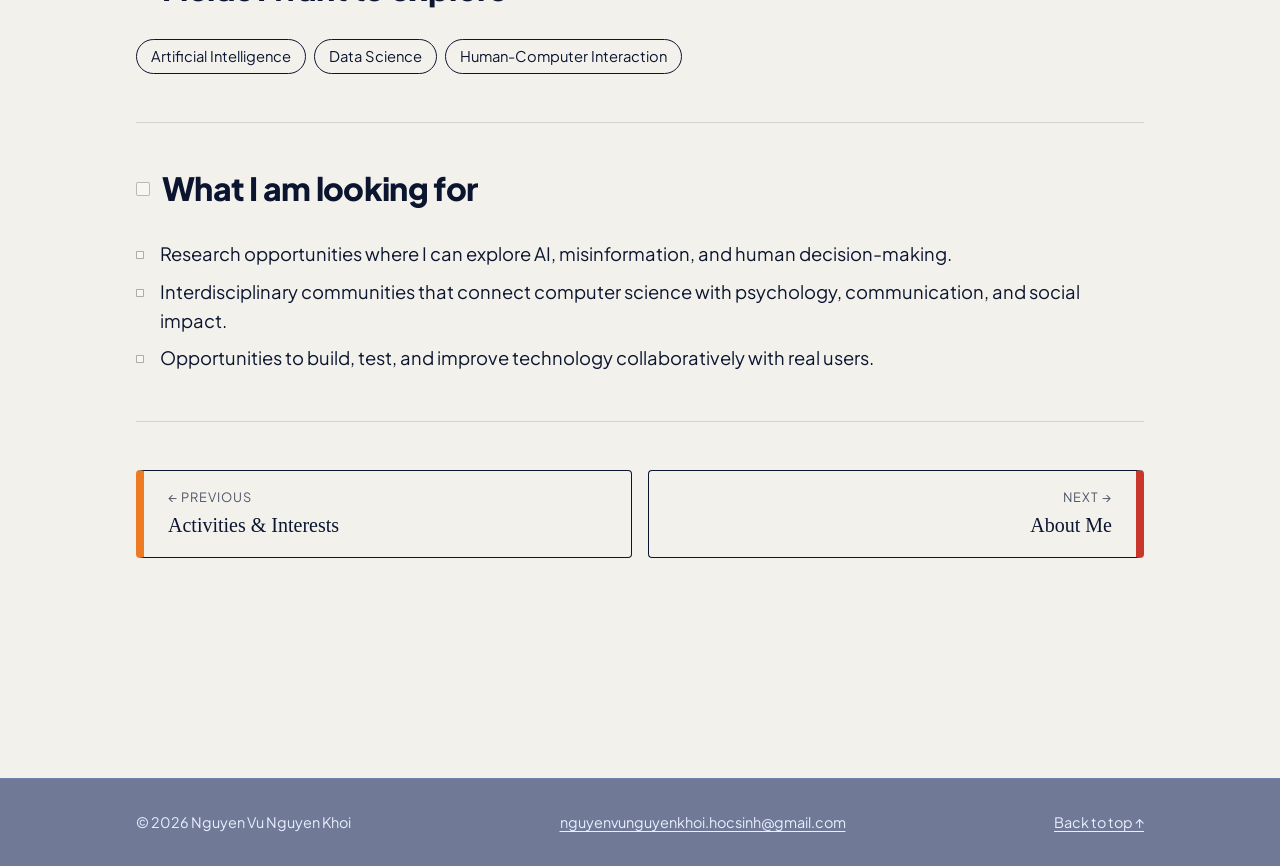
<file: goals.html>
<!DOCTYPE html>
<html lang="en">
<head>
  <meta charset="utf-8">
  <meta name="viewport" content="width=device-width, initial-scale=1">
  <title>Portfolio</title>
  <meta name="theme-color" content="#f3f1ec">
  <link rel="icon" href="assets/favicon.svg" type="image/svg+xml">
  <link href="https://fonts.googleapis.com/css2?family=Plus+Jakarta+Sans:wght@400;500;700;800&display=swap" rel="stylesheet">
  <link rel="stylesheet" href="css/styles.css">
  <link rel="stylesheet" href="css/styles.css">
  <link rel="stylesheet" href="css/cube-bg.css">
</head>
<body data-page="goals" id="top">
  <div id="cube-bg" aria-hidden="true">
  <canvas id="stars"></canvas>

  <svg class="orbits" viewBox="0 0 1600 900" preserveAspectRatio="none">
    <defs>
      <linearGradient id="og1" x1="0" x2="1"><stop offset="0" stop-color="#ffb43a" stop-opacity=".9"/><stop offset="1" stop-color="#4f8dff" stop-opacity="0"/></linearGradient>
      <linearGradient id="og2" x1="0" x2="1"><stop offset="0" stop-color="#4f8dff" stop-opacity="0"/><stop offset=".6" stop-color="#6fa6ff" stop-opacity=".8"/><stop offset="1" stop-color="#4f8dff" stop-opacity="0"/></linearGradient>
    </defs>
    <g fill="none" stroke-width="1.5">
      <ellipse cx="330" cy="260" rx="260" ry="95" transform="rotate(-22 330 260)" stroke="url(#og1)" stroke-dasharray="520 700"/>
      <ellipse cx="900" cy="250" rx="330" ry="110" transform="rotate(-12 900 250)" stroke="url(#og2)" stroke-dasharray="620 900"/>
      <ellipse cx="1400" cy="640" rx="260" ry="120" transform="rotate(28 1400 640)" stroke="url(#og2)" stroke-dasharray="500 800"/>
      <ellipse cx="200" cy="520" rx="300" ry="70" transform="rotate(6 200 520)" stroke="url(#og1)" stroke-opacity=".5" stroke-dasharray="380 900"/>
    </g>
  </svg>

  <div id="cubes"></div>

  <p class="cbg-tag" style="left:12%;top:14%">Better Ideas</p>
  <p class="cbg-tag" style="left:55%;top:14%">Think Explore Build</p>
  <p class="cbg-tag" style="left:30%;top:67%">More Context Less Misinformation</p>
  <p class="cbg-tag" style="right:65%;top:12%">Small Steps Big Dreams</p>
  <p class="cbg-tag" style="right:25%;top:75%;max-width:none">What if …?</p>
</div>
  <a class="skip-link" href="#content">Skip to main content</a>
  <header class="site-header" id="site-header"></header>

  <main>
    <p class="home-motto">Building intelligence, understanding people</p>
    <noscript><div class="wrap"><p class="no-js-note">This page's content is loaded with JavaScript. Please enable it, or open <a href="index.html">the homepage</a>.</p></div></noscript>
    <div class="content" id="content"></div>
  </main>

  <footer class="site-footer" id="site-footer"></footer>

  <script src="js/cube-bg.js"></script>
  <script src="js/content.js"></script>
  <script src="js/site.js"></script>
  <script src="js/render.js"></script>
</body>
</html>
</file>
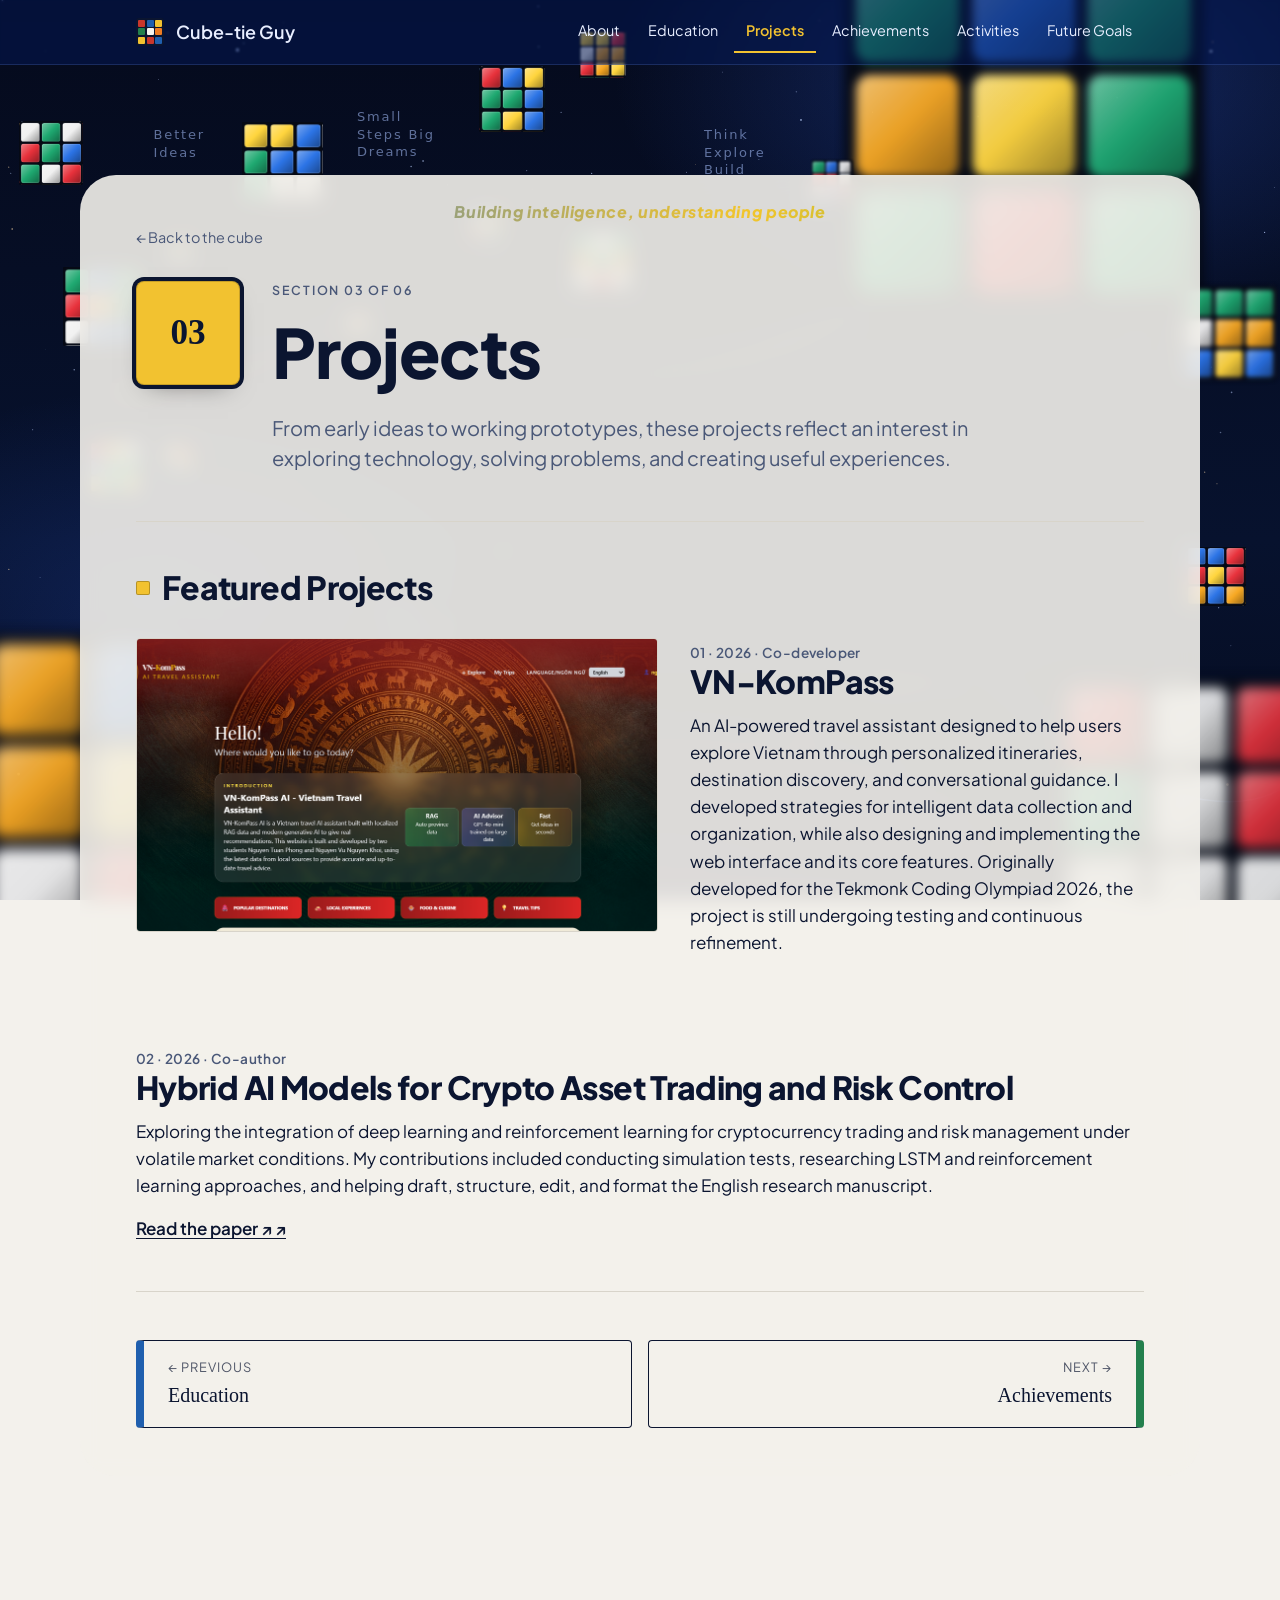
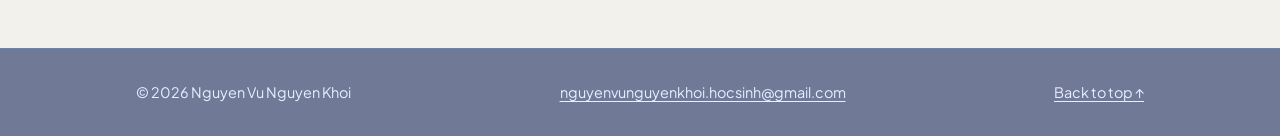
<file: projects.html>
<!DOCTYPE html>
<html lang="en">
<head>
  <meta charset="utf-8">
  <meta name="viewport" content="width=device-width, initial-scale=1">
  <title>Portfolio</title>
  <meta name="theme-color" content="#f3f1ec">
  <link rel="icon" href="assets/favicon.svg" type="image/svg+xml">
  <link href="https://fonts.googleapis.com/css2?family=Plus+Jakarta+Sans:wght@400;500;700;800&display=swap" rel="stylesheet">
  <link rel="stylesheet" href="css/styles.css">
  <link rel="stylesheet" href="css/styles.css">
  <link rel="stylesheet" href="css/cube-bg.css">
</head>
<body data-page="projects" id="top">
  <div id="cube-bg" aria-hidden="true">
  <canvas id="stars"></canvas>

  <svg class="orbits" viewBox="0 0 1600 900" preserveAspectRatio="none">
    <defs>
      <linearGradient id="og1" x1="0" x2="1"><stop offset="0" stop-color="#ffb43a" stop-opacity=".9"/><stop offset="1" stop-color="#4f8dff" stop-opacity="0"/></linearGradient>
      <linearGradient id="og2" x1="0" x2="1"><stop offset="0" stop-color="#4f8dff" stop-opacity="0"/><stop offset=".6" stop-color="#6fa6ff" stop-opacity=".8"/><stop offset="1" stop-color="#4f8dff" stop-opacity="0"/></linearGradient>
    </defs>
    <g fill="none" stroke-width="1.5">
      <ellipse cx="330" cy="260" rx="260" ry="95" transform="rotate(-22 330 260)" stroke="url(#og1)" stroke-dasharray="520 700"/>
      <ellipse cx="900" cy="250" rx="330" ry="110" transform="rotate(-12 900 250)" stroke="url(#og2)" stroke-dasharray="620 900"/>
      <ellipse cx="1400" cy="640" rx="260" ry="120" transform="rotate(28 1400 640)" stroke="url(#og2)" stroke-dasharray="500 800"/>
      <ellipse cx="200" cy="520" rx="300" ry="70" transform="rotate(6 200 520)" stroke="url(#og1)" stroke-opacity=".5" stroke-dasharray="380 900"/>
    </g>
  </svg>

  <div id="cubes"></div>

  <p class="cbg-tag" style="left:12%;top:14%">Better Ideas</p>
  <p class="cbg-tag" style="left:55%;top:14%">Think Explore Build</p>
  <p class="cbg-tag" style="left:30%;top:67%">More Context Less Misinformation</p>
  <p class="cbg-tag" style="right:65%;top:12%">Small Steps Big Dreams</p>
  <p class="cbg-tag" style="right:25%;top:75%;max-width:none">What if …?</p>
</div>
  <a class="skip-link" href="#content">Skip to main content</a>
  <header class="site-header" id="site-header"></header>

  <main>
    <p class="home-motto">Building intelligence, understanding people</p>
    <noscript><div class="wrap"><p class="no-js-note">This page's content is loaded with JavaScript. Please enable it, or open <a href="index.html">the homepage</a>.</p></div></noscript>
    <div class="content" id="content"></div>
  </main>

  <footer class="site-footer" id="site-footer"></footer>

  <script src="js/cube-bg.js"></script>
  <script src="js/content.js"></script>
  <script src="js/site.js"></script>
  <script src="js/render.js"></script>
</body>
</html>
</file>
<file: css/styles.css>
/* ==========================================================================
   styles.css — shared design system for every page.
   Palette: warm paper neutrals + six Rubik colours used sparingly.
   Fonts: system stacks only (no external requests, so it works offline).
   ========================================================================== */

:root {
  --paper: #f3f1ec;
  --paper-2: #eae7df;
  --ink: #16181d;
  --muted: #5a5e69;
  --line: #d8d4ca;

  --red: #c9372c;
  --blue: #1f5fae;
  --yellow: #f2c230;
  --green: #23804d;
  --orange: #ee7b22;
  --white: #f8f6f0;

  --accent: var(--ink);
  --accent-ink: #fff;

  --serif: "Iowan Old Style", "Palatino Linotype", Palatino, "Book Antiqua", Georgia, "Times New Roman", serif;
  --sans: system-ui, -apple-system, "Segoe UI", Roboto, "Helvetica Neue", Arial, sans-serif;

  --s1: 4px; --s2: 8px; --s3: 12px; --s4: 16px; --s5: 24px; --s6: 32px; --s7: 48px; --s8: 72px; --s9: 112px;
  --measure: 64ch;
  --radius: 4px;
  --gutter: clamp(20px, 5vw, 56px);
}

body[data-accent="red"]    { --accent: var(--red);    --accent-ink: #fff; }
body[data-accent="blue"]   { --accent: var(--blue);   --accent-ink: #fff; }
body[data-accent="yellow"] { --accent: var(--yellow); --accent-ink: var(--ink); }
body[data-accent="green"]  { --accent: var(--green);  --accent-ink: #fff; }
body[data-accent="orange"] { --accent: var(--orange); --accent-ink: var(--ink); }
body[data-accent="white"]  { --accent: var(--white);  --accent-ink: var(--ink); }

*, *::before, *::after { box-sizing: border-box; }

html { scroll-behavior: smooth; -webkit-text-size-adjust: 100%; }

body {
  margin: 0;
  min-height: 100vh;
  display: flex;
  flex-direction: column;
  background: var(--paper);
  color: var(--ink);
  font-family: var(--sans);
  font-size: 1.0625rem;
  line-height: 1.6;
  overflow-x: clip;
}

main { flex: 1 0 auto; }

img, svg { max-width: 100%; display: block; }

h1, h2, h3 { font-family: var(--serif); font-weight: 600; line-height: 1.12; margin: 0; letter-spacing: -0.01em; }
p { margin: 0 0 var(--s4); }
ul { margin: 0; padding: 0; list-style: none; }

a { color: inherit; text-decoration-thickness: 1px; text-underline-offset: 0.18em; }
a:hover { text-decoration-thickness: 2px; }

:focus-visible { outline: 3px solid var(--blue); outline-offset: 3px; border-radius: 2px; }

.wrap { width: 100%; max-width: 1120px; margin-inline: auto; padding-inline: var(--gutter); }

.sr-only {
  position: absolute; width: 1px; height: 1px; padding: 0; margin: -1px;
  overflow: hidden; clip: rect(0, 0, 0, 0); white-space: nowrap; border: 0;
}

.skip-link {
  position: absolute; left: var(--s4); top: -100px; z-index: 100;
  background: var(--ink); color: #fff; padding: var(--s2) var(--s4); border-radius: var(--radius);
}
.skip-link:focus { top: var(--s3); }

/* Placeholder text highlight — delete this rule to remove the marker once you have real text */
.ph-text { background: rgba(242, 194, 48, 0.32); border-radius: 2px; padding: 0 2px; }

.eyebrow {
  font-size: 0.78rem; letter-spacing: 0.14em; text-transform: uppercase;
  color: var(--muted); margin: 0 0 var(--s3); font-weight: 600;
}

/* --------------------------------------------------------------------------
   Header
   -------------------------------------------------------------------------- */
.site-header { position: sticky; top: 0; z-index: 50; background: color-mix(in srgb, var(--paper) 92%, transparent); backdrop-filter: blur(6px); border-bottom: 1px solid var(--line); }
@supports not (background: color-mix(in srgb, red, blue)) { .site-header { background: var(--paper); } }

.header-inner { display: flex; align-items: center; justify-content: space-between; gap: var(--s5); min-height: 64px; }

.brand { display: inline-flex; align-items: center; gap: var(--s3); text-decoration: none; font-family: var(--serif); font-weight: 600; font-size: 1.125rem; }
.brand:hover { text-decoration: none; }
.brand-mark { display: grid; grid-template-columns: repeat(3, 7px); gap: 1.5px; padding: 2px; background: var(--ink); border-radius: 3px; }
.brand-mark i { width: 7px; height: 7px; border-radius: 1px; background: var(--white); }
.brand-mark i[data-color="red"] { background: var(--red); }
.brand-mark i[data-color="blue"] { background: var(--blue); }
.brand-mark i[data-color="yellow"] { background: var(--yellow); }
.brand-mark i[data-color="green"] { background: var(--green); }
.brand-mark i[data-color="orange"] { background: var(--orange); }

.site-nav ul { display: flex; gap: var(--s1); flex-wrap: wrap; }
.site-nav a {
  display: block; padding: var(--s2) var(--s3); font-size: 0.9rem; text-decoration: none;
  border-bottom: 2px solid transparent; color: var(--muted);
}
.site-nav a:hover { color: var(--ink); border-bottom-color: var(--ink); }
.site-nav a[data-color="red"]:hover, .site-nav a[data-color="red"][aria-current] { border-bottom-color: var(--red); }
.site-nav a[data-color="blue"]:hover, .site-nav a[data-color="blue"][aria-current] { border-bottom-color: var(--blue); }
.site-nav a[data-color="yellow"]:hover, .site-nav a[data-color="yellow"][aria-current] { border-bottom-color: var(--yellow); }
.site-nav a[data-color="green"]:hover, .site-nav a[data-color="green"][aria-current] { border-bottom-color: var(--green); }
.site-nav a[data-color="orange"]:hover, .site-nav a[data-color="orange"][aria-current] { border-bottom-color: var(--orange); }
.site-nav a[data-color="white"]:hover, .site-nav a[data-color="white"][aria-current] { border-bottom-color: var(--white); }
.site-nav a[aria-current] { color: var(--yellow); font-weight: 600; }

.nav-toggle {
  display: none; font: inherit; font-size: 0.9rem; padding: var(--s2) var(--s4);
  background: transparent; color: var(--ink); border: 1px solid var(--ink); border-radius: 999px; cursor: pointer;
}
.nav-toggle:hover { background: var(--ink); color: #fff; }

@media (max-width: 900px) {
  .nav-toggle { display: inline-block; }
  .site-nav { display: none; position: absolute; left: 0; right: 0; top: 100%; background: var(--paper); border-bottom: 1px solid var(--line); padding: var(--s3) var(--gutter) var(--s5); }
  .site-nav.is-open { display: block; }
  .site-nav ul { flex-direction: column; gap: 0; }
  .site-nav a { padding: var(--s3) 0; border-bottom: 1px solid var(--line); font-size: 1rem; }
}

/* --------------------------------------------------------------------------
   Footer
   -------------------------------------------------------------------------- */
.site-footer { margin-top: var(--s9); border-top: 1px solid var(--line); padding: var(--s6) 0; font-size: 0.9rem; color: var(--muted); }
.footer-inner { display: flex; flex-wrap: wrap; gap: var(--s4) var(--s6); align-items: center; justify-content: space-between; }
.footer-name { margin: 0; color: var(--ink); }
.footer-links { display: flex; flex-wrap: wrap; gap: var(--s2) var(--s5); }

/* --------------------------------------------------------------------------
   Section pages
   -------------------------------------------------------------------------- */
.back-link { display: inline-block; font-size: 0.9rem; color: var(--muted); text-decoration: none; margin-bottom: var(--s6); }
.back-link:hover { color: var(--ink); text-decoration: underline; }

.page-hero { padding-top: var(--s7); padding-bottom: var(--s7); }
.page-hero-row { display: grid; grid-template-columns: auto 1fr; gap: var(--s6); align-items: start; }
.page-hero h1 { font-size: clamp(2.4rem, 6vw, 4.25rem); margin-bottom: var(--s5); }
.lede { font-size: 1.25rem; line-height: 1.5; color: var(--muted); max-width: 52ch; margin: 0; }

.page-sticker {
  display: grid; place-items: center; width: clamp(64px, 10vw, 104px); aspect-ratio: 1;
  background: var(--accent); color: var(--accent-ink);
  font-family: var(--serif); font-size: clamp(1.4rem, 3vw, 2.2rem); font-weight: 600;
  border-radius: 8px; box-shadow: 0 0 0 4px var(--ink), 0 10px 24px -12px rgba(0, 0, 0, 0.5);
  border: 1px solid rgba(0, 0, 0, 0.18);
}
body[data-accent="white"] .page-sticker { border-color: var(--line); }

@media (max-width: 640px) {
  .page-hero-row { grid-template-columns: 1fr; gap: var(--s5); }
}

.content { max-width: 1120px; margin-inline: auto; padding-inline: var(--gutter); }

.block { padding-block: var(--s7); border-top: 1px solid var(--line); }
.block-title { font-size: clamp(1.5rem, 3vw, 2rem); margin-bottom: var(--s6); display: flex; align-items: center; gap: var(--s3); }
.block-title::before { content: ""; width: 14px; height: 14px; background: var(--accent); border: 1px solid rgba(0, 0, 0, 0.25); border-radius: 2px; flex: none; }

.prose { max-width: var(--measure); }
.prose p:last-child { margin-bottom: 0; }
.prose p {
  margin-bottom: 4.5em;
}

/* Split with image */
.split {
  display: grid;
  grid-template-columns: 1fr;
  gap: var(--s6);
  align-items: start;
}

.split-portrait {
  grid-template-columns: minmax(0, 1.3fr) minmax(0, 1fr);
  gap: clamp(32px, 5vw, 56px);
  align-items: center;
}

@media (max-width: 760px) {
  .split-portrait {
    grid-template-columns: 1fr;
    gap: var(--s6);
  }
}

/* Figures / placeholders */
.figure { margin: 0; }

.figure img {
  width: 100%;
  height: auto;
  aspect-ratio: 16 / 9;      /* ngắn hơn: 16/7 hoặc 2/1; cao hơn: 4/3 */
  object-fit: cover;         /* cắt phần thừa, không làm méo ảnh */
  object-position: center;   /* đổi thành top / bottom nếu bị cắt mất phần quan trọng */
  border: 1px solid var(--line);
  border-radius: var(--radius);
}
.figure figcaption { font-size: 0.85rem; color: var(--muted); margin-top: var(--s2); }

.ph-box {
  display: grid; place-items: center; text-align: center; padding: var(--s5);
  aspect-ratio: 16 / 9;      /* đổi cùng với ảnh để khung giữ chỗ khớp */
  border: 1.5px dashed #b2ada0; border-radius: var(--radius);
  background: repeating-linear-gradient(135deg, transparent 0 14px, rgba(0, 0, 0, 0.025) 14px 28px);
  color: var(--muted); font-size: 0.9rem;
}

/* Ảnh dọc (portrait): trước là 4/5, giờ thấp hơn một chút */
.figure-portrait img,
.figure-portrait .ph-box { aspect-ratio: 1 / 1; }

/* Facts */
.facts { display: grid; grid-template-columns: repeat(auto-fit, minmax(210px, 1fr)); gap: 0; margin: 0; border-top: 1px solid var(--ink); }
.facts > div { padding: var(--s4) var(--s4) var(--s4) 0; border-bottom: 1px solid var(--line); }
.facts dt { font-size: 0.75rem; letter-spacing: 0.12em; text-transform: uppercase; color: var(--muted); margin-bottom: var(--s1); font-weight: 600; }
.facts dd { margin: 0; font-family: var(--serif); font-size: 1.2rem;   overflow-wrap: anywhere;
  word-break: normal;
  min-width: 0;}

/* Chips */
.chip-groups { display: grid; gap: var(--s6); }
.chip-group h3 { font-family: var(--sans); font-size: 0.8rem; letter-spacing: 0.1em; text-transform: uppercase; color: var(--muted); margin-bottom: var(--s3); font-weight: 600; }
.chips { display: flex; flex-wrap: wrap; gap: var(--s2); }
.chips li { padding: 5px 14px; border: 1px solid var(--ink); border-radius: 999px; font-size: 0.92rem; background: transparent; }
.chips-small { margin-top: var(--s4); }
.chips-small li { font-size: 0.8rem; padding: 2px 10px; border-color: #9b9788; }

/* Timeline + entries */
.timeline, .entries, .groups { display: grid; gap: 0; }
.timeline { border-left: 2px solid var(--ink); margin-left: 6px; }
.entry { display: grid; grid-template-columns: 190px 1fr; gap: var(--s5); padding: var(--s5) 0; border-bottom: 1px solid var(--line); }
.entry:last-child { border-bottom: 0; }
.timeline .entry { position: relative; padding-left: var(--s6); }
.timeline .entry::before {
  content: ""; position: absolute; left: -9px; top: 32px; width: 16px; height: 16px;
  background: var(--accent); border: 2px solid var(--ink); border-radius: 3px;
}
.entry-meta { font-size: 0.85rem; color: var(--muted); font-weight: 600; letter-spacing: 0.03em; margin: 4px 0 0; }
.entry h3 { font-size: 1.35rem; margin-bottom: var(--s1); }
.entry-sub { color: var(--muted); font-style: italic; margin-bottom: var(--s3); }
.entry-body p:last-child { margin-bottom: 0; }
@media (max-width: 700px) {
  .entry { grid-template-columns: 1fr; gap: var(--s1); }
  .entry-meta { margin: 0; }
}

.group + .group { margin-top: var(--s6); }
.group-label { font-family: var(--sans); font-size: 0.8rem; letter-spacing: 0.12em; text-transform: uppercase; font-weight: 700; padding-bottom: var(--s2); border-bottom: 2px solid var(--accent); display: inline-block; }
.group .entries { margin-top: var(--s3); }

/* Bullets */
.bullets { display: grid; gap: var(--s2); margin-top: var(--s3); }
.bullets li { position: relative; padding-left: var(--s5); }
.bullets li::before { content: ""; position: absolute; left: 0; top: 0.65em; width: 8px; height: 8px; background: var(--accent); border: 1px solid rgba(0, 0, 0, 0.3); border-radius: 1px; }
.bullets-large { font-size: 1.15rem; margin-top: 0; }

/* Interests */
.interests { display: grid; grid-template-columns: repeat(auto-fit, minmax(240px, 1fr)); gap: var(--s5); }
.interests li { border-top: 2px solid var(--ink); padding-top: var(--s3); display: grid; gap: var(--s1); }
.interests strong { font-family: var(--serif); font-size: 1.25rem; font-weight: 600; }
.interests span { color: var(--muted); }

/* Projects */
.projects { display: grid; gap: var(--s8); }
.project { display: grid; grid-template-columns: minmax(0, 1.15fr) minmax(0, 1fr); gap: var(--s6); align-items: start; }
.project:nth-child(even) .project-shots { order: 2; }
.project-shots { display: grid; gap: var(--s3); }
.project-shots.shots-2 { grid-template-columns: 1fr 1fr; }
.project-shots.shots-2 .ph-box { aspect-ratio: 4 / 5; }
.project-info h3 { font-size: clamp(1.5rem, 3vw, 2rem); margin-bottom: var(--s3); }
.project-links { display: flex; gap: var(--s5); margin-top: var(--s4); font-weight: 600; }
@media (max-width: 800px) {
  .project { grid-template-columns: 1fr; gap: var(--s4); }
  .project:nth-child(even) .project-shots { order: 0; }
}

/* Pager */
.pager { display: grid; grid-template-columns: 1fr 1fr; gap: var(--s4); padding-top: var(--s7); border-top: 1px solid var(--line); }
.pager-link {
  display: grid; gap: 2px; padding: var(--s4) var(--s5); text-decoration: none;
  border: 1px solid var(--ink); border-radius: var(--radius); border-left-width: 8px;
  transition: background-color 0.15s, color 0.15s;
}
.pager-next { text-align: right; border-left-width: 1px; border-right-width: 8px; }
.pager-link[data-color="red"] { border-color: var(--ink); border-left-color: var(--red); }
.pager-next[data-color="red"] { border-left-color: var(--ink); border-right-color: var(--red); }
.pager-link[data-color="blue"] { border-left-color: var(--blue); }
.pager-next[data-color="blue"] { border-left-color: var(--ink); border-right-color: var(--blue); }
.pager-link[data-color="yellow"] { border-left-color: var(--yellow); }
.pager-next[data-color="yellow"] { border-left-color: var(--ink); border-right-color: var(--yellow); }
.pager-link[data-color="green"] { border-left-color: var(--green); }
.pager-next[data-color="green"] { border-left-color: var(--ink); border-right-color: var(--green); }
.pager-link[data-color="orange"] { border-left-color: var(--orange); }
.pager-next[data-color="orange"] { border-left-color: var(--ink); border-right-color: var(--orange); }
.pager-link[data-color="white"] { border-left-color: var(--line); }
.pager-next[data-color="white"] { border-left-color: var(--ink); border-right-color: var(--line); }
.pager-link:hover { background: var(--ink); color: #fff; }
.pager-dir { font-size: 0.8rem; letter-spacing: 0.08em; text-transform: uppercase; opacity: 0.7; }
.pager-title { font-family: var(--serif); font-size: 1.25rem; }
@media (max-width: 560px) { .pager { grid-template-columns: 1fr; } }

/* --------------------------------------------------------------------------
   Homepage
   -------------------------------------------------------------------------- */
.home-hero {
  display: grid; grid-template-columns: minmax(0, 1fr) minmax(0, 1.05fr);
  gap: var(--s7); align-items: center;
  min-height: calc(100vh - 64px - 40px); min-height: calc(100svh - 64px - 40px);
  padding-block: var(--s7) var(--s6);
}
.home-copy h1 { font-size: clamp(2.8rem, 5.5vw, 4.5rem); letter-spacing: -0.025em; margin-bottom: var(--s4); }
.tagline { font-family: var(--serif); font-style: italic; font-size: clamp(1.25rem, 2.4vw, 1.7rem); color: var(--muted); margin-bottom: var(--s5); }
.home-copy .intro { max-width: 46ch; margin-bottom: var(--s5); }

.hint {
  display: flex; gap: var(--s3); align-items: flex-start; max-width: 46ch;
  font-size: 0.95rem; color: var(--ink); padding: var(--s3) var(--s4);
  border-left: 4px solid var(--ink); background: rgba(255,255,255,.30); border-radius: 0 var(--radius) var(--radius) 0;
  margin-bottom: var(--s6);
}
.hint kbd { font-family: inherit; font-size: 0.8rem; border: 1px solid var(--muted); border-bottom-width: 2px; border-radius: 4px; padding: 0 5px; background: #fff; }

.quick-nav { margin-bottom: var(--s5); }
.quick-nav h2 { font-family: var(--sans); font-size: 0.75rem; letter-spacing: 0.14em; text-transform: uppercase; color: var(--muted); margin-bottom: var(--s3); font-weight: 700; }
.quick-nav ul { display: flex; flex-wrap: wrap; gap: var(--s2); }
.quick-nav a {
  display: inline-flex; align-items: center; gap: 8px; padding: 6px 14px 6px 10px; text-decoration: none; font-size: 0.92rem;
  border: 1px solid var(--ink); border-radius: 999px; background: transparent; transition: background-color 0.15s, color 0.15s;
}
.quick-nav a:hover { background: var(--ink); color: #fff; }
.quick-nav .dot { width: 12px; height: 12px; border-radius: 3px; border: 1px solid rgba(0, 0, 0, 0.35); }
.dot[data-color="red"] { background: var(--red); }
.dot[data-color="blue"] { background: var(--blue); }
.dot[data-color="yellow"] { background: var(--yellow); }
.dot[data-color="green"] { background: var(--green); }
.dot[data-color="orange"] { background: var(--orange); }
.dot[data-color="white"] { background: var(--white); }

.scroll-cue { display: inline-flex; align-items: center; gap: var(--s3); font-size: 0.8rem; letter-spacing: 0.12em; text-transform: uppercase; color: var(--muted); text-decoration: none; }
.scroll-cue::after { content: ""; width: 1px; height: 36px; background: currentColor; }
.scroll-cue:hover { color: var(--ink); text-decoration: none; }

@media (max-width: 900px) {
  .home-hero { grid-template-columns: 1fr; min-height: 0; gap: var(--s6); padding-top: var(--s6); }
  .home-stage { order: -1; }
  .home-copy .scroll-cue { display: none; }
}

/* Index of faces (below the fold) */
.index-section { padding-block: var(--s8) 0; border-top: 1px solid var(--line); }
.index-section > h2 { font-size: clamp(1.8rem, 4vw, 2.75rem); margin-bottom: var(--s6); }
.index-list { border-top: 1px solid var(--ink); }
.index-list a {
  display: grid; grid-template-columns: 56px minmax(0, 1fr) auto; gap: var(--s4); align-items: center;
  padding: var(--s5) var(--s2); text-decoration: none; border-bottom: 1px solid var(--line);
  transition: background-color 0.15s, padding 0.15s;
}
.index-list a:hover { background: var(--paper-2); padding-left: var(--s4); }
.index-chip { width: 40px; height: 40px; border-radius: 6px; border: 1px solid rgba(0, 0, 0, 0.3); display: grid; place-items: center; font-family: var(--serif); font-weight: 600; font-size: 0.95rem; }
.index-chip[data-color="red"] { background: var(--red); color: #fff; }
.index-chip[data-color="blue"] { background: var(--blue); color: #fff; }
.index-chip[data-color="yellow"] { background: var(--yellow); }
.index-chip[data-color="green"] { background: var(--green); color: #fff; }
.index-chip[data-color="orange"] { background: var(--orange); }
.index-chip[data-color="white"] { background: var(--white); }
.index-title { font-family: var(--serif); font-size: clamp(1.25rem, 2.6vw, 1.7rem); display: block; }
.index-blurb { color: var(--muted); font-size: 0.95rem; display: block; }
.index-arrow { font-size: 1.4rem; }
@media (max-width: 520px) { .index-list a { grid-template-columns: 44px 1fr; } .index-arrow { display: none; } }

/* --------------------------------------------------------------------------
   The cube (CSS 3D)
   -------------------------------------------------------------------------- */
.home-stage { display: grid; justify-items: center; gap: var(--s5); }

.cube-scene {
  --cube: clamp(220px, 29vw, 330px);
  --half: calc(var(--cube) / 2);
  --gap: calc(var(--cube) * 0.028);
  width: calc(var(--cube) * 1.45);
  height: calc(var(--cube) * 1.4);
  max-width: 100%;
  display: grid; place-items: center;
  perspective: calc(var(--cube) * 4.2);
  touch-action: none;
  cursor: grab;
  user-select: none; -webkit-user-select: none;
  outline-offset: -6px;
}
.cube-scene.is-dragging { cursor: grabbing; }
.cube-scene:focus-visible { outline: 3px solid var(--blue); border-radius: 12px; }

.cube {
  position: relative; width: var(--cube); height: var(--cube);
  transform-style: preserve-3d;
  transform: rotateX(var(--rx, -24deg)) rotateY(var(--ry, -34deg));
  will-change: transform;
}
.cube.is-animating { transition: transform 0.7s cubic-bezier(0.2, 0.7, 0.2, 1); }

/* soft floor shadow */
.cube-shadow {
  position: absolute; left: 50%; bottom: 4%; width: 70%; height: 6%;
  transform: translateX(-50%); border-radius: 50%;
  background: radial-gradient(closest-side, rgba(0, 0, 0, 0.28), transparent);
  pointer-events: none;
}

.face {
  position: absolute; inset: 0; display: grid; grid-template: repeat(3, 1fr) / repeat(3, 1fr); gap: var(--gap);
  padding: var(--gap); background: #14161a; border-radius: calc(var(--cube) * 0.045);
  backface-visibility: hidden; -webkit-backface-visibility: hidden;
  text-decoration: none; color: var(--ink);
  -webkit-user-drag: none; user-select: none; -webkit-user-select: none;
  -webkit-tap-highlight-color: transparent;
}
.face[data-face="front"]  { transform: rotateY(0deg)    translateZ(var(--half)); }
.face[data-face="back"]   { transform: rotateY(180deg)  translateZ(var(--half)); }
.face[data-face="right"]  { transform: rotateY(90deg)   translateZ(var(--half)); }
.face[data-face="left"]   { transform: rotateY(-90deg)  translateZ(var(--half)); }
.face[data-face="top"]    { transform: rotateX(90deg)   translateZ(var(--half)); }
.face[data-face="bottom"] { transform: rotateX(-90deg)  translateZ(var(--half)); }

.sticker {
  display: grid; place-items: center; text-align: center; border-radius: calc(var(--cube) * 0.03);
  background: var(--tile); color: var(--tile-ink);
  box-shadow: inset 0 0 0 1px rgba(0, 0, 0, 0.18), inset 0 calc(var(--cube) * -0.012) 0 rgba(0, 0, 0, 0.1);
  transition: filter 0.15s, transform 0.15s;
  pointer-events: none;
}
.face[data-color="red"]    { --tile: var(--red);    --tile-ink: #fff; }
.face[data-color="blue"]   { --tile: var(--blue);   --tile-ink: #fff; }
.face[data-color="yellow"] { --tile: var(--yellow); --tile-ink: var(--ink); }
.face[data-color="green"]  { --tile: var(--green);  --tile-ink: #fff; }
.face[data-color="orange"] { --tile: var(--orange); --tile-ink: var(--ink); }
.face[data-color="white"]  { --tile: var(--white);  --tile-ink: var(--ink); }

.sticker.is-center {
  display: flex;
  flex-direction: column;
  align-items: center;
  justify-content: center;
  text-align: center;
  line-height: 1.05;
  padding: 4%;
}

.sticker.is-center b {
  display: block;
  width: 100%;
  margin: 0;
  font-family: var(--serif);
  font-size: calc(var(--cube) * 0.1);
  font-weight: 600;
  text-align: center;
}

.sticker.is-center span {
  display: block;
  width: 100%;
  margin: 4px 0 0;
  padding: 0;
  box-sizing: border-box;
  font-size: calc(var(--cube) * 0.033);
  letter-spacing: 0.02em;
  text-transform: uppercase;
  font-weight: 700;
  text-align: center;
  line-height: 1.2;
  transform: none;
}
/* hover / focus / active states */
.face:hover .sticker { filter: brightness(1.07) saturate(1.05); }
.face:hover .sticker.is-center { transform: scale(1.05); }
.face:active .sticker.is-center { transform: scale(0.97); }
.face:focus { outline: none; }
.face:focus-visible { box-shadow: 0 0 0 4px #fff, 0 0 0 7px var(--blue); }
.cube-scene.is-dragging .face .sticker { filter: none; transform: none; }

/* Controls */
.cube-controls { display: flex; flex-wrap: wrap; gap: 6px; justify-content: center; }
.cube-controls button {
  font: inherit; font-size: 1.1rem; line-height: 1; cursor: pointer; border: 1px solid var(--ink); background: transparent; color: var(--ink);
  border-radius: 8px; min-width: 44px; height: 44px; padding: 0 12px; display: grid; place-items: center; transition: background-color 0.15s, color 0.15s;
}
.cube-controls button:hover { background: var(--ink); color: #fff; }
.cube-controls button:active { transform: translateY(1px); }
.cube-controls [data-cube-dir="reset"] { font-size: 0.72rem; letter-spacing: 0.06em; text-transform: uppercase; font-weight: 700; margin-left: var(--s3); }

.cube-status { margin: 0; min-height: 1.6em; font-size: 0.95rem; color: var(--muted); text-align: center; }
.cube-status strong { color: var(--ink); font-family: var(--serif); font-size: 1.05rem; }

@media (max-width: 520px) {
  .cube-scene { --cube: min(62vw, 260px); }
}

/* No-JS fallback note */
.no-js-note { padding: var(--s4); background: var(--paper-2); border-radius: var(--radius); font-size: 0.95rem; }

/* --------------------------------------------------------------------------
   Reduced motion
   -------------------------------------------------------------------------- */
@media (prefers-reduced-motion: reduce) {
  html { scroll-behavior: auto; }
  *, *::before, *::after { transition-duration: 0.01ms !important; animation-duration: 0.01ms !important; }
  .cube.is-animating { transition: none; }
}

@media print {
  .site-header, .cube-controls, .scroll-cue { display: none; }
}
main, .site-footer { position: relative; z-index: 1; }
main{
  position:relative; z-index:1;
  background:rgba(243,241,236,.90);
  -webkit-backdrop-filter:blur(10px);
  backdrop-filter:blur(10px);
  border-radius:36px;
  max-width:1180px;
  margin:110px auto 60px;
  overflow:hidden;
  padding-bottom:48px;
}

.site-header{
  position: sticky;
  top: 0;
  background:rgba(4, 25, 82, 0.55);
  -webkit-backdrop-filter:blur(1px);
  backdrop-filter:blur(1px);
  border-bottom:1px solid rgba(120,160,255,.18);
}
.site-header,
.site-header a{ color:#e8eeff; }
.site-header a:hover{ color:#ffd53e; }


.site-footer{
  background:rgba(4, 25, 82, 0.55);
  -webkit-backdrop-filter:blur(1px);
  backdrop-filter:blur(1px);
  border-top:1px solid rgba(120,160,255, .18);
  color:rgba(200,215,255,.75);
}
.site-footer a{ color:#cfe0ff; }
.site-footer a:hover{ color:#ffd53e; }
.site-footer,
.site-footer p,
.site-footer span,
.site-footer small,
.site-footer div,
.site-footer a{
  color:#e8eeff;
}
:root{
  --ink:#0b1530;
  --muted:#4a5878;
}
body, h1, h2, h3, .site-header .brand{ font-family:'Plus Jakarta Sans', system-ui, sans-serif; }
h1, h2, h3{ font-weight:800; letter-spacing:-0.02em; }

.project-link {
  display: inline-flex;
  align-items: center;
  gap: 6px;
  margin-top: 12px;
  padding-bottom: 3px;
  color: var(--ink);
  font-size: 13px;
  font-weight: 600;
  text-decoration: none;
  border-bottom: 1px solid var(--ink);
  transition: color 0.2s ease, border-color 0.2s ease;
}

.project-link:hover {
  color: var(--accent);
  border-color: var(--accent);
}

.project-link span {
  transition: transform 0.2s ease;
}

.project-link:hover span {
  transform: translate(2px, -2px);
}
.project-no-shots .project-info {
  grid-column: 1 / -1;
}
.entry-images {
  display: grid;
  grid-template-columns: repeat(auto-fit, minmax(180px, 1fr));
  gap: 12px;
  margin-top: 16px;
}

.entry-images .figure {
  margin: 0;
  max-width: 100%;
}

.entry-images img {
  display: block;
  width: 100%;
  height: auto;
  border-radius: 8px;
}
.home-motto {
  position: absolute;
  top: 24px;
  left: 50%;
  transform: translateX(-50%);
  width: calc(100% - 48px);
  margin: 0;
  text-align: center;

  font-family: 'Plus Jakarta Sans', sans-serif;
  font-size: 1rem;
  font-style: italic;
  font-weight: 800;
  letter-spacing: 0.04em;
  line-height: 1.6;

  background: linear-gradient(
    90deg,
    #3478d4,
    #f2c52b,
    #299c61,
    #e5483b,
    #f28c28,
    #3478d4
  );
  background-size: 300% auto;
  background-clip: text;
  -webkit-background-clip: text;
  color: transparent;

  animation: motto-gradient 18s linear infinite;
  z-index: 5;
}

@keyframes motto-gradient {
  from {
    background-position: 0% center;
  }
  to {
    background-position: 300% center;
  }
}

@media (max-width: 600px) {
  .home-motto {
    top: 20px;
    width: calc(100% - 32px);
    font-size: 0.78rem;
    letter-spacing: 0.02em;
  }
}
.prose{ max-width:none; }
main p{ max-width:none; }
</file>
<file: css/cube-bg.css>
#cube-bg{
  position:fixed; inset:0; z-index:0; overflow:hidden; pointer-events:none;
  background:
    radial-gradient(ellipse 55% 45% at 82% 8%,  rgba(45,90,215,.38), transparent 62%),
    radial-gradient(ellipse 45% 40% at 12% 68%, rgba(35,70,170,.30), transparent 62%),
    radial-gradient(ellipse 70% 45% at 50% 105%, rgba(80,45,150,.28), transparent 62%),
    linear-gradient(#050a1c, #07122e 60%, #050a1c);
}
#cube-bg canvas, #cube-bg svg.orbits{position:absolute; inset:0; width:100%; height:100%}
#cube-bg #cubes{position:absolute; inset:0; transition:transform .6s ease-out}

/* Cube 3D */
.cbg-wrap{
  position:absolute; width:var(--s); height:var(--s);
  left:calc(var(--x) - var(--s) / 2); top:calc(var(--y) - var(--s) / 2);
  perspective:900px; filter:blur(var(--b)); opacity:var(--o);
  animation:cbg-float var(--ft) ease-in-out infinite;
}
.cbg-cube{
  position:relative; width:100%; height:100%; transform-style:preserve-3d;
  animation:cbg-spin var(--st) linear infinite;
}
.cbg-face{
  position:absolute; inset:0; display:grid; grid-template: repeat(3,1fr) / repeat(3,1fr);
  gap:calc(var(--s) * .035); padding:calc(var(--s) * .035);
  background:#060a15; border-radius:calc(var(--s) * .07);
  transform:var(--f) translateZ(calc(var(--s) / 2));
}
.cbg-face i{
  border-radius:14%;
  background-image:linear-gradient(135deg, rgba(255,255,255,.38), transparent 48%, rgba(0,0,0,.38));
  box-shadow:inset 0 0 0 1px rgba(255,255,255,.14);
}
@keyframes cbg-spin{
  from{transform:rotateX(var(--x0)) rotateY(var(--y0)) rotateZ(var(--z0))}
  to  {transform:rotateX(calc(var(--x0) + var(--dx))) rotateY(calc(var(--y0) + 360deg)) rotateZ(calc(var(--z0) + var(--dz)))}
}
@keyframes cbg-float{
  0%,100%{translate:0 0}
  50%{translate:var(--fx) var(--fy)}
}

/* Dòng chữ nhỏ rải trên nền */
.cbg-tag{
  position:absolute; margin:0; font:400 13px/1.35 system-ui, sans-serif;
  letter-spacing:.14em; color:rgba(170,195,255,.55); max-width:11ch;
}
@media (max-width:900px){ .cbg-tag{display:none} }
@media (prefers-reduced-motion:reduce;){
  .cbg-tag{ animation:none; }
  .cbg-cube, .cbg-wrap{animation:none}
  #cube-bg #cubes{transition:none}
}
.cbg-tag{
  transform-origin:center;
  animation:
    cbg-orbit var(--tt, 26s) linear infinite,
    cbg-sway  var(--sw, 9s) ease-in-out infinite;
}
@keyframes cbg-orbit{
  from{ transform:rotate(0deg)   translateX(var(--r, 14px)) rotate(0deg); }
  to  { transform:rotate(360deg) translateX(var(--r, 14px)) rotate(-360deg); }
}
@keyframes cbg-sway{
  0%,100%{ rotate:-4deg; }
  50%    { rotate:4deg; }
}

#cube-bg .cbg-tag:nth-of-type(1){ --tt:24s; --r:12px; --sw:8s;  animation-delay:0s,   0s; }
#cube-bg .cbg-tag:nth-of-type(2){ --tt:30s; --r:18px; --sw:10s; animation-delay:-6s,  -3s; }
#cube-bg .cbg-tag:nth-of-type(3){ --tt:27s; --r:14px; --sw:9s;  animation-delay:-11s, -5s; }
#cube-bg .cbg-tag:nth-of-type(4){ --tt:33s; --r:16px; --sw:11s; animation-delay:-4s,  -2s; }
#cube-bg .cbg-tag:nth-of-type(5){ --tt:22s; --r:10px; --sw:7s;  animation-delay:-9s,  -6s; }
</file>
